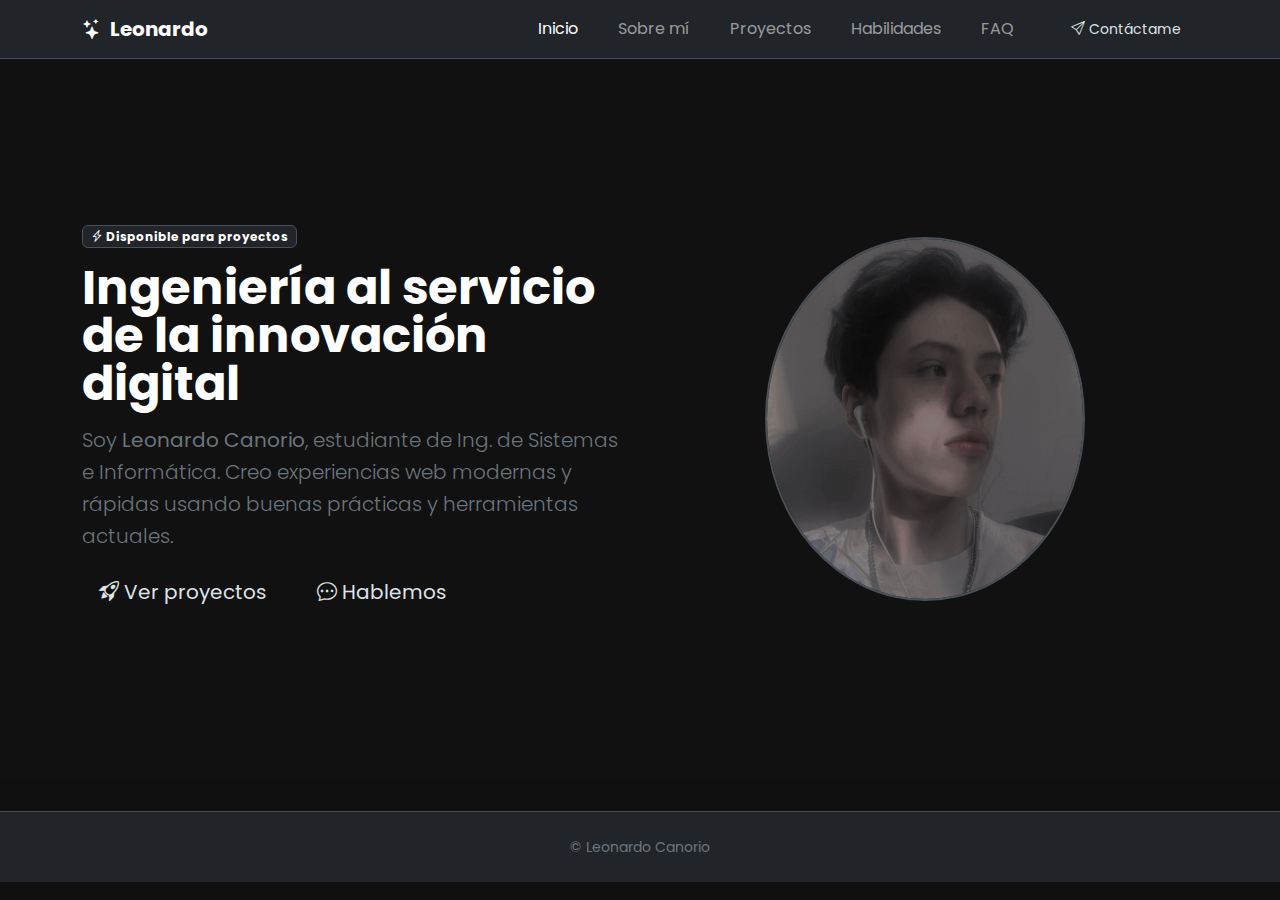
<file: index.html>
<!DOCTYPE html>
<html lang="es" data-bs-theme="dark">
<head>
  <meta charset="UTF-8" />
  <meta name="viewport" content="width=device-width, initial-scale=1" />
  <title>Inicio • Portafolio Leonardo</title>

  <link href="https://cdn.jsdelivr.net/npm/bootstrap@5.3.3/dist/css/bootstrap.min.css" rel="stylesheet"/>
  <link href="https://cdn.jsdelivr.net/npm/bootstrap-icons@1.11.3/font/bootstrap-icons.css" rel="stylesheet"/>
  <link rel="stylesheet" href="estilos.css"/>
</head>
<body>

  <!-- NAV -->
  <nav id="navbarMain" class="navbar navbar-expand-lg navbar-dark bg-body sticky-top border-bottom border-em">
    <div class="container">
      <a class="navbar-brand fw-bold d-flex align-items-center gap-2" href="index.html">
        <i class="bi bi-stars text-em"></i> Leonardo
      </a>
      <button class="navbar-toggler" type="button" data-bs-toggle="collapse" data-bs-target="#navContent">
        <span class="navbar-toggler-icon"></span>
      </button>
      <div class="collapse navbar-collapse" id="navContent">
        <ul class="navbar-nav ms-auto align-items-lg-center">
          <li class="nav-item"><a class="nav-link active" href="index.html">Inicio</a></li>
          <li class="nav-item"><a class="nav-link" href="sobre-mi.html">Sobre mí</a></li>
          <li class="nav-item"><a class="nav-link" href="proyectos.html">Proyectos</a></li>
          <li class="nav-item"><a class="nav-link" href="habilidades.html">Habilidades</a></li>
          <li class="nav-item"><a class="nav-link" href="faq.html">FAQ</a></li>
          <li class="nav-item ms-lg-2">
            <a class="btn btn-em btn-sm px-3" href="contacto.html">
              <i class="bi bi-send"></i> Contáctame
            </a>
          </li>
        </ul>
      </div>
    </div>
  </nav>

  <!-- HERO -->
  <header class="hero position-relative overflow-hidden">
    <div class="container py-5">
      <div class="row align-items-center g-4">
        <div class="col-lg-6">
          <span class="badge text-bg-dark border border-em-subtle mb-3 glass-glow">
            <i class="bi bi-lightning-charge"></i> Disponible para proyectos
          </span>
          <h1 class="display-5 fw-bold lh-1 mb-3">
           <span class="text-em">Ingeniería</span> al servicio de la innovación digital 
          </h1>
          <p class="lead text-secondary">
            Soy <strong>Leonardo Canorio</strong>, estudiante de Ing. de Sistemas e Informática.  
            Creo experiencias web modernas y rápidas usando buenas prácticas y herramientas actuales.
          </p>
          <div class="d-flex gap-3 flex-wrap">
            <a href="proyectos.html" class="btn btn-em btn-lg"><i class="bi bi-rocket-takeoff"></i> Ver proyectos</a>
            <a href="contacto.html" class="btn btn-outline-em btn-lg"><i class="bi bi-chat-dots"></i> Hablemos</a>
          </div>
        </div>
        <div class="col-lg-6 text-center">
          <div class="hero-portrait mx-auto glass p-2">
            <img src="img/leo.jpg" alt="Foto de Leonardo" class="img-fluid rounded-circle border border-2 border-em" style="max-width: 320px;">
          </div>
        </div>
      </div>
    </div>
  </header>

  <!-- Footer -->
  <footer class="py-4 border-top border-em-subtle bg-body">
    <div class="container text-center small text-secondary">
      © <span id="year"></span> Leonardo Canorio
    </div>
  </footer>

  <!-- Scripts -->
  <script src="https://cdn.jsdelivr.net/npm/bootstrap@5.3.3/dist/js/bootstrap.bundle.min.js"></script>
  <script src="script.js"></script>
</body>
</html>
</file>
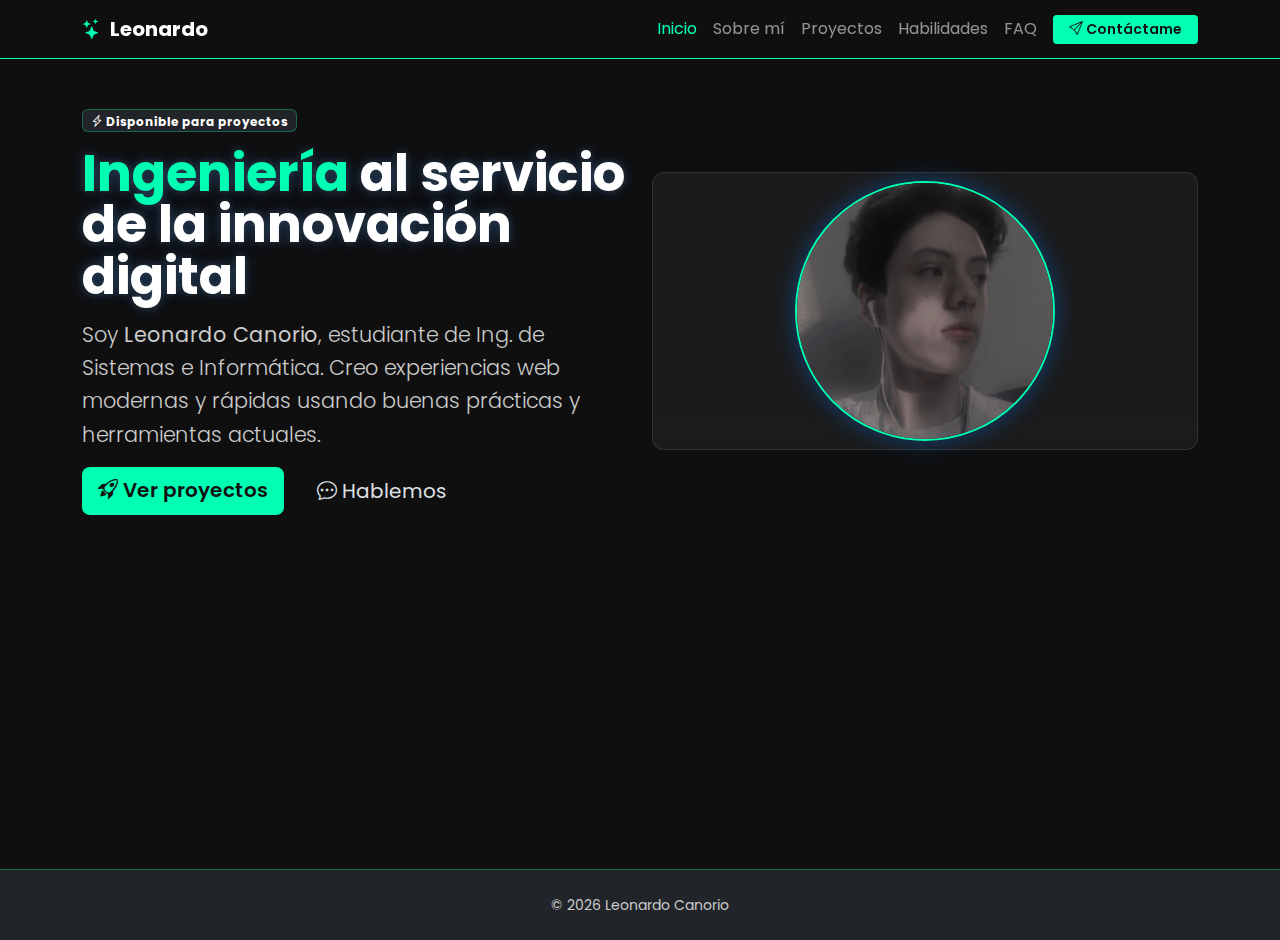
<file: html/index.html>
<!DOCTYPE html>
<html lang="es" data-bs-theme="dark">
<head>
  <meta charset="UTF-8" />
  <meta name="viewport" content="width=device-width, initial-scale=1" />
  <title>Inicio • Portafolio Leonardo</title>

  <link href="https://cdn.jsdelivr.net/npm/bootstrap@5.3.3/dist/css/bootstrap.min.css" rel="stylesheet"/>
  <link href="https://cdn.jsdelivr.net/npm/bootstrap-icons@1.11.3/font/bootstrap-icons.css" rel="stylesheet"/>
  <link rel="stylesheet" href="../css/estilos.css"/>

  <style>
    /* ===== Animaciones personalizadas ===== */
    @keyframes fadeSlideUp {
      0% { opacity: 0; transform: translateY(60px) scale(0.95); }
      70% { opacity: 1; transform: translateY(-5px) scale(1.02); }
      100% { opacity: 1; transform: translateY(0) scale(1); }
    }

    @keyframes fadeZoomBounce {
      0% { opacity: 0; transform: scale(0.6); }
      60% { opacity: 1; transform: scale(1.15); }
      80% { transform: scale(0.95); }
      100% { transform: scale(1); }
    }

    .animate-fadeSlide {
      animation: fadeSlideUp 1.2s ease forwards;
    }

    .animate-fadeZoom {
      animation: fadeZoomBounce 1.5s ease forwards;
    }

    /* Navbar efecto al hacer scroll */
    .navbar.scrolled {
      background-color: rgba(0,0,0,0.9) !important;
      box-shadow: 0 3px 12px rgba(0,0,0,0.7);
      transition: background 0.3s, box-shadow 0.3s;
    }

    /* Hero */
    h1.display-5 {
      font-size: 3.2rem; /* más grande */
      text-shadow: 0 0 8px rgba(255,255,255,0.15), 0 0 16px rgba(0,123,255,0.25);
    }

    .lead {
      font-size: 1.3rem;
    }

    .hero-portrait img {
      max-width: 380px; /* más grande la foto */
      box-shadow: 0 0 25px rgba(0, 123, 255, 0.4);
    }
  </style>
</head>
<body>

  <!-- NAV -->
  <nav id="navbarMain" class="navbar navbar-expand-lg navbar-dark bg-body sticky-top border-bottom border-em">
    <div class="container">
      <a class="navbar-brand fw-bold d-flex align-items-center gap-2" href="../html/index.html">
        <i class="bi bi-stars text-em"></i> Leonardo
      </a>
      <button class="navbar-toggler" type="button" data-bs-toggle="collapse" data-bs-target="#navContent">
        <span class="navbar-toggler-icon"></span>
      </button>
      <div class="collapse navbar-collapse" id="navContent">
        <ul class="navbar-nav ms-auto align-items-lg-center">
          <li class="nav-item"><a class="nav-link active" href="../html/index.html">Inicio</a></li>
          <li class="nav-item"><a class="nav-link" href="../html/sobre-mi.html">Sobre mí</a></li>
          <li class="nav-item"><a class="nav-link" href="../html/proyectos.html">Proyectos</a></li>
          <li class="nav-item"><a class="nav-link" href="../html/habilidades.html">Habilidades</a></li>
          <li class="nav-item"><a class="nav-link" href="../html/faq.html">FAQ</a></li>
          <li class="nav-item ms-lg-2">
            <a class="btn btn-em btn-sm px-3" href="../html/contacto.html">
              <i class="bi bi-send"></i> Contáctame
            </a>
          </li>
        </ul>
      </div>
    </div>
  </nav>

  <!-- HERO -->
  <header class="hero position-relative overflow-hidden">
    <div class="container py-5">
      <div class="row align-items-center g-4">
        <div class="col-lg-6">
          <span class="badge text-bg-dark border border-em-subtle mb-3 glass-glow animate-fadeSlide" style="animation-delay: 0.2s;">
            <i class="bi bi-lightning-charge"></i> Disponible para proyectos
          </span>
          <h1 class="display-5 fw-bold lh-1 mb-3 animate-fadeSlide" style="animation-delay: 0.4s;">
           <span class="text-em">Ingeniería</span> al servicio de la innovación digital 
          </h1>
          <p class="lead text-secondary animate-fadeSlide" style="animation-delay: 0.6s;">
            Soy <strong>Leonardo Canorio</strong>, estudiante de Ing. de Sistemas e Informática.  
            Creo experiencias web modernas y rápidas usando buenas prácticas y herramientas actuales.
          </p>
          <div class="d-flex gap-3 flex-wrap animate-fadeSlide" style="animation-delay: 0.8s;">
            <a href="../html/proyectos.html" class="btn btn-em btn-lg"><i class="bi bi-rocket-takeoff"></i> Ver proyectos</a>
            <a href="../html/contacto.html" class="btn btn-outline-em btn-lg"><i class="bi bi-chat-dots"></i> Hablemos</a>
          </div>
        </div>
        <div class="col-lg-6 text-center">
          <div class="hero-portrait mx-auto glass p-2 animate-fadeZoom" style="animation-delay: 1s;">
            <img src="../img/leo.jpg" alt="Foto de Leonardo" class="img-fluid rounded-circle border-2 border-em">
          </div>
        </div>
      </div>
    </div>
  </header>

  <!-- Footer -->
  <footer class="py-4 border-top border-em-subtle bg-body">
    <div class="container text-center small text-secondary">
      © <span id="year"></span> Leonardo Canorio
    </div>
  </footer>

  <!-- Scripts -->
  <script src="https://cdn.jsdelivr.net/npm/bootstrap@5.3.3/dist/js/bootstrap.bundle.min.js"></script>
  <script src="../js/script.js"></script>
  <script>
    // Navbar cambia cuando se hace scroll
    window.addEventListener("scroll", function(){
      const nav = document.getElementById("navbarMain");
      if(window.scrollY > 50){
        nav.classList.add("scrolled");
      } else {
        nav.classList.remove("scrolled");
      }
    });
  </script>
</body>
</html>
</file>
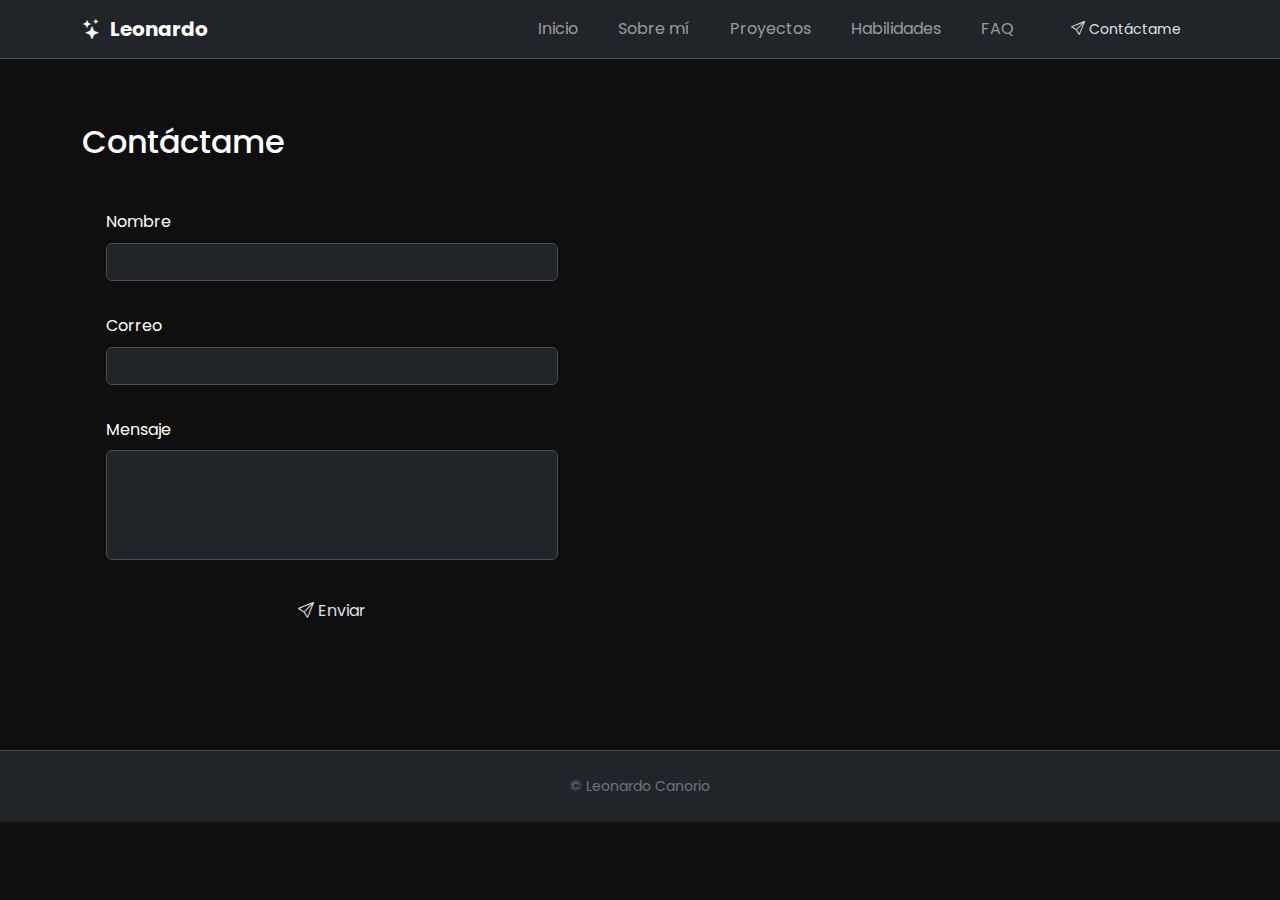
<file: contacto.html>
<!DOCTYPE html>
<html lang="es" data-bs-theme="dark">
<head>
  <meta charset="UTF-8">
  <meta name="viewport" content="width=device-width, initial-scale=1">
  <title>Contacto • Portafolio Leonardo</title>
  <link href="https://cdn.jsdelivr.net/npm/bootstrap@5.3.3/dist/css/bootstrap.min.css" rel="stylesheet">
  <link href="https://cdn.jsdelivr.net/npm/bootstrap-icons@1.11.3/font/bootstrap-icons.css" rel="stylesheet">
  <link rel="stylesheet" href="estilos.css">
</head>
<body>

  <!-- NAV -->
  <nav id="navbarMain" class="navbar navbar-expand-lg navbar-dark bg-body sticky-top border-bottom border-em">
    <div class="container">
      <a class="navbar-brand fw-bold d-flex align-items-center gap-2" href="index.html">
        <i class="bi bi-stars text-em"></i> Leonardo
      </a>
      <button class="navbar-toggler" type="button" data-bs-toggle="collapse" data-bs-target="#navContent">
        <span class="navbar-toggler-icon"></span>
      </button>
      <div class="collapse navbar-collapse" id="navContent">
        <ul class="navbar-nav ms-auto align-items-lg-center">
          <li class="nav-item"><a class="nav-link" href="index.html">Inicio</a></li>
          <li class="nav-item"><a class="nav-link" href="sobre-mi.html">Sobre mí</a></li>
          <li class="nav-item"><a class="nav-link" href="proyectos.html">Proyectos</a></li>
          <li class="nav-item"><a class="nav-link" href="habilidades.html">Habilidades</a></li>
          <li class="nav-item"><a class="nav-link" href="faq.html">FAQ</a></li>
          <li class="nav-item ms-lg-2">
            <a class="btn btn-em btn-sm px-3" href="contacto.html">
              <i class="bi bi-send"></i> Contáctame
            </a>
          </li>
        </ul>
      </div>
    </div>
  </nav>

  <!-- SECCIÓN -->
  <section class="section-pad">
    <div class="container">
      <h2 class="mb-4">Contáctame</h2>
      <form class="glass p-4" id="contactForm">
        <div class="mb-3">
          <label class="form-label">Nombre</label>
          <input type="text" class="form-control" required>
        </div>
        <div class="mb-3">
          <label class="form-label">Correo</label>
          <input type="email" class="form-control" required>
        </div>
        <div class="mb-3">
          <label class="form-label">Mensaje</label>
          <textarea class="form-control" rows="4" required></textarea>
        </div>
        <button type="submit" class="btn btn-em">
          <i class="bi bi-send"></i> Enviar
        </button>
      </form>
    </div>
  </section>

  <!-- Footer -->
  <footer class="py-4 border-top border-em-subtle bg-body">
    <div class="container text-center small text-secondary">
      © <span id="year"></span> Leonardo Canorio
    </div>
  </footer>

  <script src="https://cdn.jsdelivr.net/npm/bootstrap@5.3.3/dist/js/bootstrap.bundle.min.js"></script>
  <script src="script.js"></script>
</body>
</html>
</file>
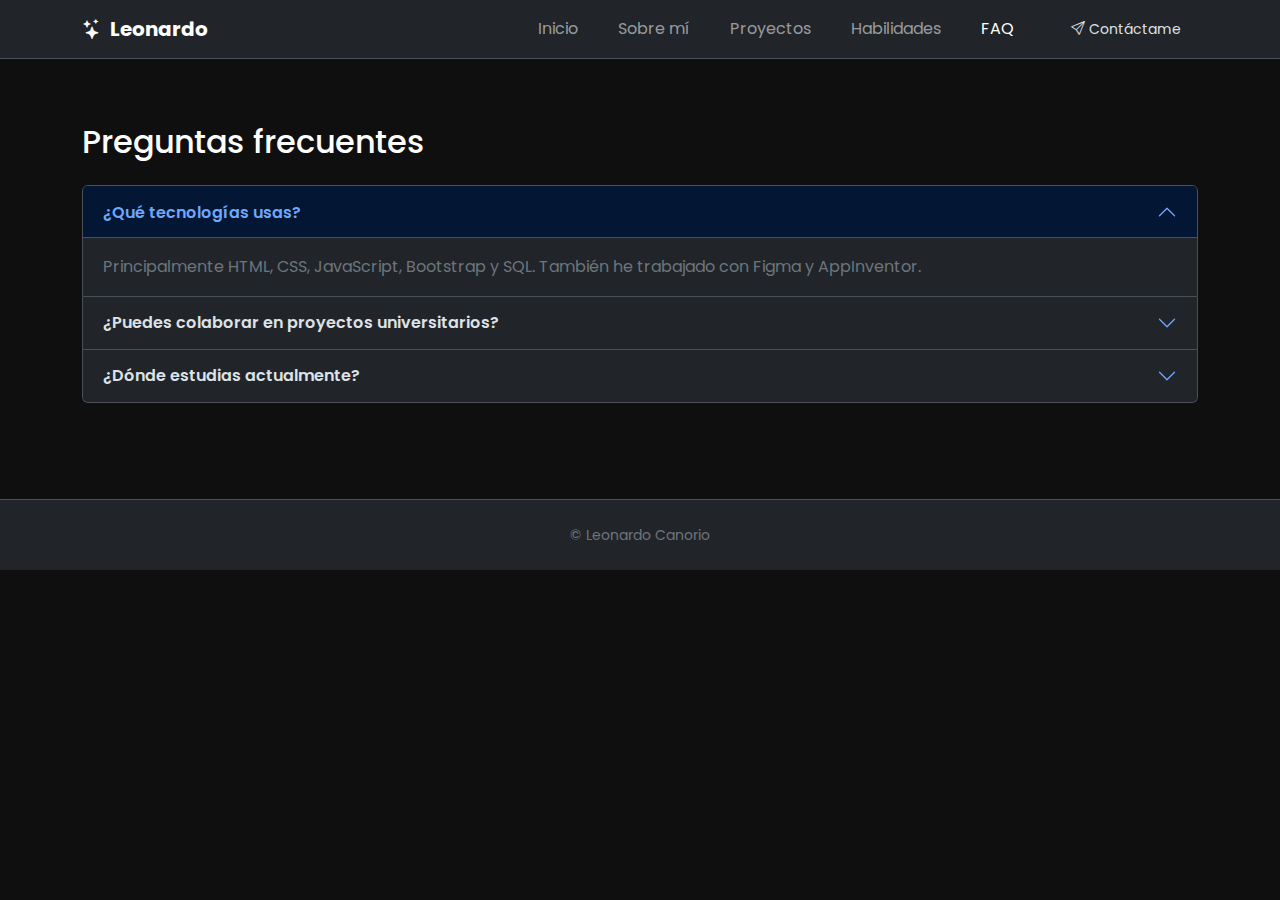
<file: faq.html>
<!DOCTYPE html>
<html lang="es" data-bs-theme="dark">
<head>
  <meta charset="UTF-8">
  <meta name="viewport" content="width=device-width, initial-scale=1">
  <title>FAQ • Portafolio Leonardo</title>
  <link href="https://cdn.jsdelivr.net/npm/bootstrap@5.3.3/dist/css/bootstrap.min.css" rel="stylesheet">
  <link href="https://cdn.jsdelivr.net/npm/bootstrap-icons@1.11.3/font/bootstrap-icons.css" rel="stylesheet">
  <link rel="stylesheet" href="estilos.css">
</head>
<body>

  <!-- NAV -->
  <nav id="navbarMain" class="navbar navbar-expand-lg navbar-dark bg-body sticky-top border-bottom border-em">
    <div class="container">
      <a class="navbar-brand fw-bold d-flex align-items-center gap-2" href="index.html">
        <i class="bi bi-stars text-em"></i> Leonardo
      </a>
      <button class="navbar-toggler" type="button" data-bs-toggle="collapse" data-bs-target="#navContent">
        <span class="navbar-toggler-icon"></span>
      </button>
      <div class="collapse navbar-collapse" id="navContent">
        <ul class="navbar-nav ms-auto align-items-lg-center">
          <li class="nav-item"><a class="nav-link" href="index.html">Inicio</a></li>
          <li class="nav-item"><a class="nav-link" href="sobre-mi.html">Sobre mí</a></li>
          <li class="nav-item"><a class="nav-link" href="proyectos.html">Proyectos</a></li>
          <li class="nav-item"><a class="nav-link" href="habilidades.html">Habilidades</a></li>
          <li class="nav-item"><a class="nav-link active" href="faq.html">FAQ</a></li>
          <li class="nav-item ms-lg-2">
            <a class="btn btn-em btn-sm px-3" href="contacto.html">
              <i class="bi bi-send"></i> Contáctame
            </a>
          </li>
        </ul>
      </div>
    </div>
  </nav>

  <!-- SECCIÓN -->
  <section class="section-pad">
    <div class="container">
      <h2 class="mb-4">Preguntas frecuentes</h2>
      <div class="accordion glass" id="faqAccordion">
        <div class="accordion-item">
          <h2 class="accordion-header">
            <button class="accordion-button" type="button" data-bs-toggle="collapse" data-bs-target="#faq1">
              ¿Qué tecnologías usas?
            </button>
          </h2>
          <div id="faq1" class="accordion-collapse collapse show" data-bs-parent="#faqAccordion">
            <div class="accordion-body text-secondary">
              Principalmente HTML, CSS, JavaScript, Bootstrap y SQL. También he trabajado con Figma y AppInventor.
            </div>
          </div>
        </div>
        <div class="accordion-item">
          <h2 class="accordion-header">
            <button class="accordion-button collapsed" type="button" data-bs-toggle="collapse" data-bs-target="#faq2">
              ¿Puedes colaborar en proyectos universitarios?
            </button>
          </h2>
          <div id="faq2" class="accordion-collapse collapse" data-bs-parent="#faqAccordion">
            <div class="accordion-body text-secondary">
              Sí, me gusta participar en proyectos colaborativos, sobre todo si tienen impacto real o educativo.
            </div>
          </div>
        </div>
        <div class="accordion-item">
          <h2 class="accordion-header">
            <button class="accordion-button collapsed" type="button" data-bs-toggle="collapse" data-bs-target="#faq3">
              ¿Dónde estudias actualmente?
            </button>
          </h2>
          <div id="faq3" class="accordion-collapse collapse" data-bs-parent="#faqAccordion">
            <div class="accordion-body text-secondary">
              Estudio Ingeniería de Sistemas e Informática en la universidad Continental, donde sigo mejorando mis habilidades técnicas y de investigación.
            </div>
          </div>
        </div>
      </div>
    </div>
  </section>

  <!-- Footer -->
  <footer class="py-4 border-top border-em-subtle bg-body">
    <div class="container text-center small text-secondary">
      © <span id="year"></span> Leonardo Canorio
    </div>
  </footer>

  <script src="https://cdn.jsdelivr.net/npm/bootstrap@5.3.3/dist/js/bootstrap.bundle.min.js"></script>
  <script src="script.js"></script>
</body>
</html>
</file>
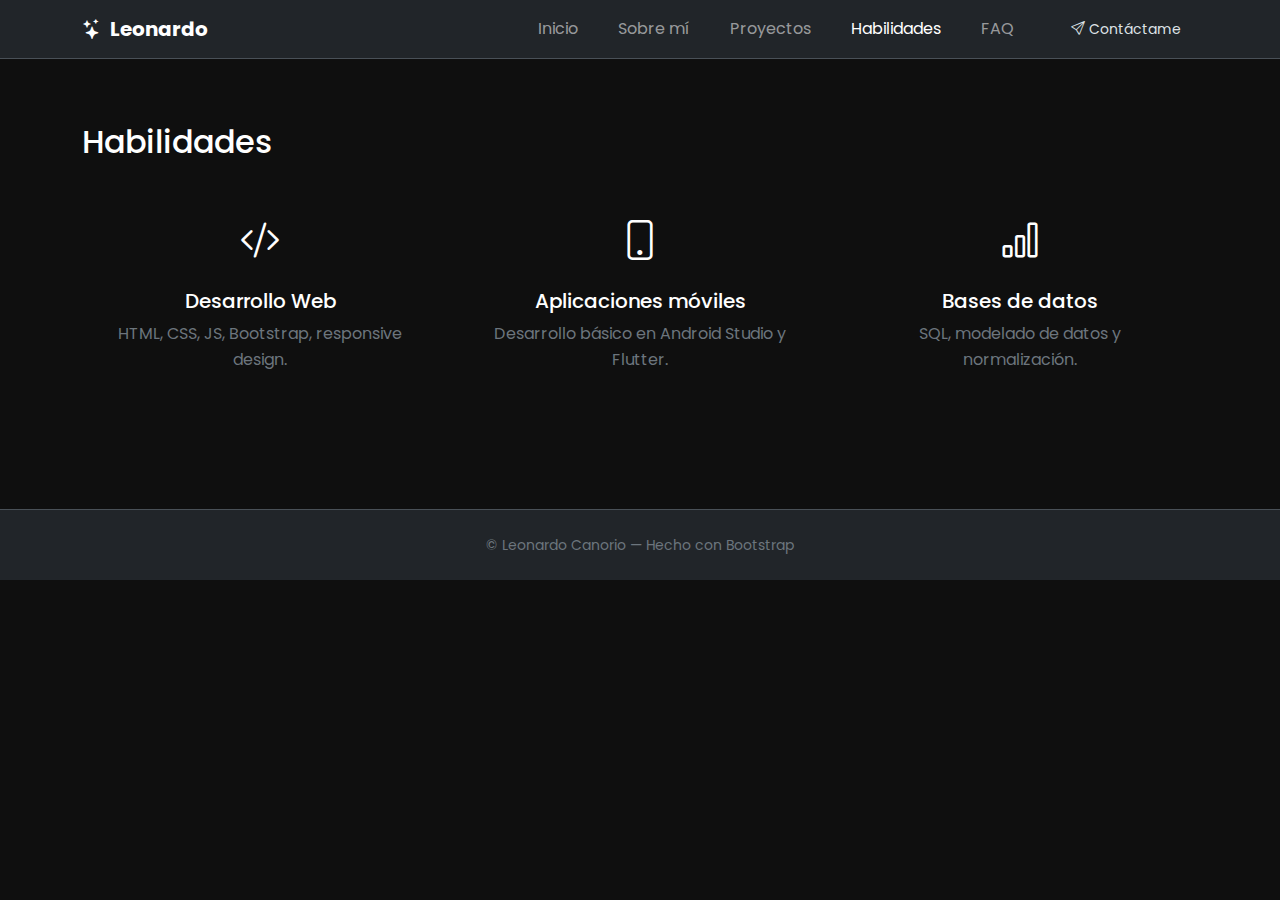
<file: habilidades.html>
<!DOCTYPE html>
<html lang="es" data-bs-theme="dark">
<head>
  <meta charset="UTF-8">
  <meta name="viewport" content="width=device-width, initial-scale=1">
  <title>Habilidades • Portafolio Leonardo</title>
  <link href="https://cdn.jsdelivr.net/npm/bootstrap@5.3.3/dist/css/bootstrap.min.css" rel="stylesheet">
  <link href="https://cdn.jsdelivr.net/npm/bootstrap-icons@1.11.3/font/bootstrap-icons.css" rel="stylesheet">
  <link rel="stylesheet" href="estilos.css">
</head>
<body>

  <!-- NAV -->
  <nav id="navbarMain" class="navbar navbar-expand-lg navbar-dark bg-body sticky-top border-bottom border-em">
    <div class="container">
      <a class="navbar-brand fw-bold d-flex align-items-center gap-2" href="index.html">
        <i class="bi bi-stars text-em"></i> Leonardo
      </a>
      <button class="navbar-toggler" type="button" data-bs-toggle="collapse" data-bs-target="#navContent">
        <span class="navbar-toggler-icon"></span>
      </button>
      <div class="collapse navbar-collapse" id="navContent">
        <ul class="navbar-nav ms-auto align-items-lg-center">
          <li class="nav-item"><a class="nav-link" href="index.html">Inicio</a></li>
          <li class="nav-item"><a class="nav-link" href="sobre-mi.html">Sobre mí</a></li>
          <li class="nav-item"><a class="nav-link" href="proyectos.html">Proyectos</a></li>
          <li class="nav-item"><a class="nav-link active" href="habilidades.html">Habilidades</a></li>
          <li class="nav-item"><a class="nav-link" href="faq.html">FAQ</a></li>
          <li class="nav-item ms-lg-2">
            <a class="btn btn-em btn-sm px-3" href="contacto.html">
              <i class="bi bi-send"></i> Contáctame
            </a>
          </li>
        </ul>
      </div>
    </div>
  </nav>

  <!-- SECCIÓN -->
  <section class="section-pad">
    <div class="container">
      <h2 class="mb-4">Habilidades</h2>
      <div class="row g-4">
        <div class="col-md-6 col-lg-4 reveal">
          <div class="glass p-4 text-center h-100">
            <i class="bi bi-code-slash fs-1 text-em"></i>
            <h5 class="mt-3">Desarrollo Web</h5>
            <p class="text-secondary">HTML, CSS, JS, Bootstrap, responsive design.</p>
          </div>
        </div>
        <div class="col-md-6 col-lg-4 reveal">
          <div class="glass p-4 text-center h-100">
            <i class="bi bi-phone fs-1 text-em"></i>
            <h5 class="mt-3">Aplicaciones móviles</h5>
            <p class="text-secondary">Desarrollo básico en Android Studio y Flutter.</p>
          </div>
        </div>
        <div class="col-md-6 col-lg-4 reveal">
          <div class="glass p-4 text-center h-100">
            <i class="bi bi-bar-chart fs-1 text-em"></i>
            <h5 class="mt-3">Bases de datos</h5>
            <p class="text-secondary">SQL, modelado de datos y normalización.</p>
          </div>
        </div>
      </div>
    </div>
  </section>

  <!-- Footer -->
  <footer class="py-4 border-top border-em-subtle bg-body">
    <div class="container text-center small text-secondary">
      © <span id="year"></span> Leonardo Canorio — Hecho con Bootstrap
    </div>
  </footer>

  <script src="https://cdn.jsdelivr.net/npm/bootstrap@5.3.3/dist/js/bootstrap.bundle.min.js"></script>
  <script src="script.js"></script>
</body>
</html>
</file>
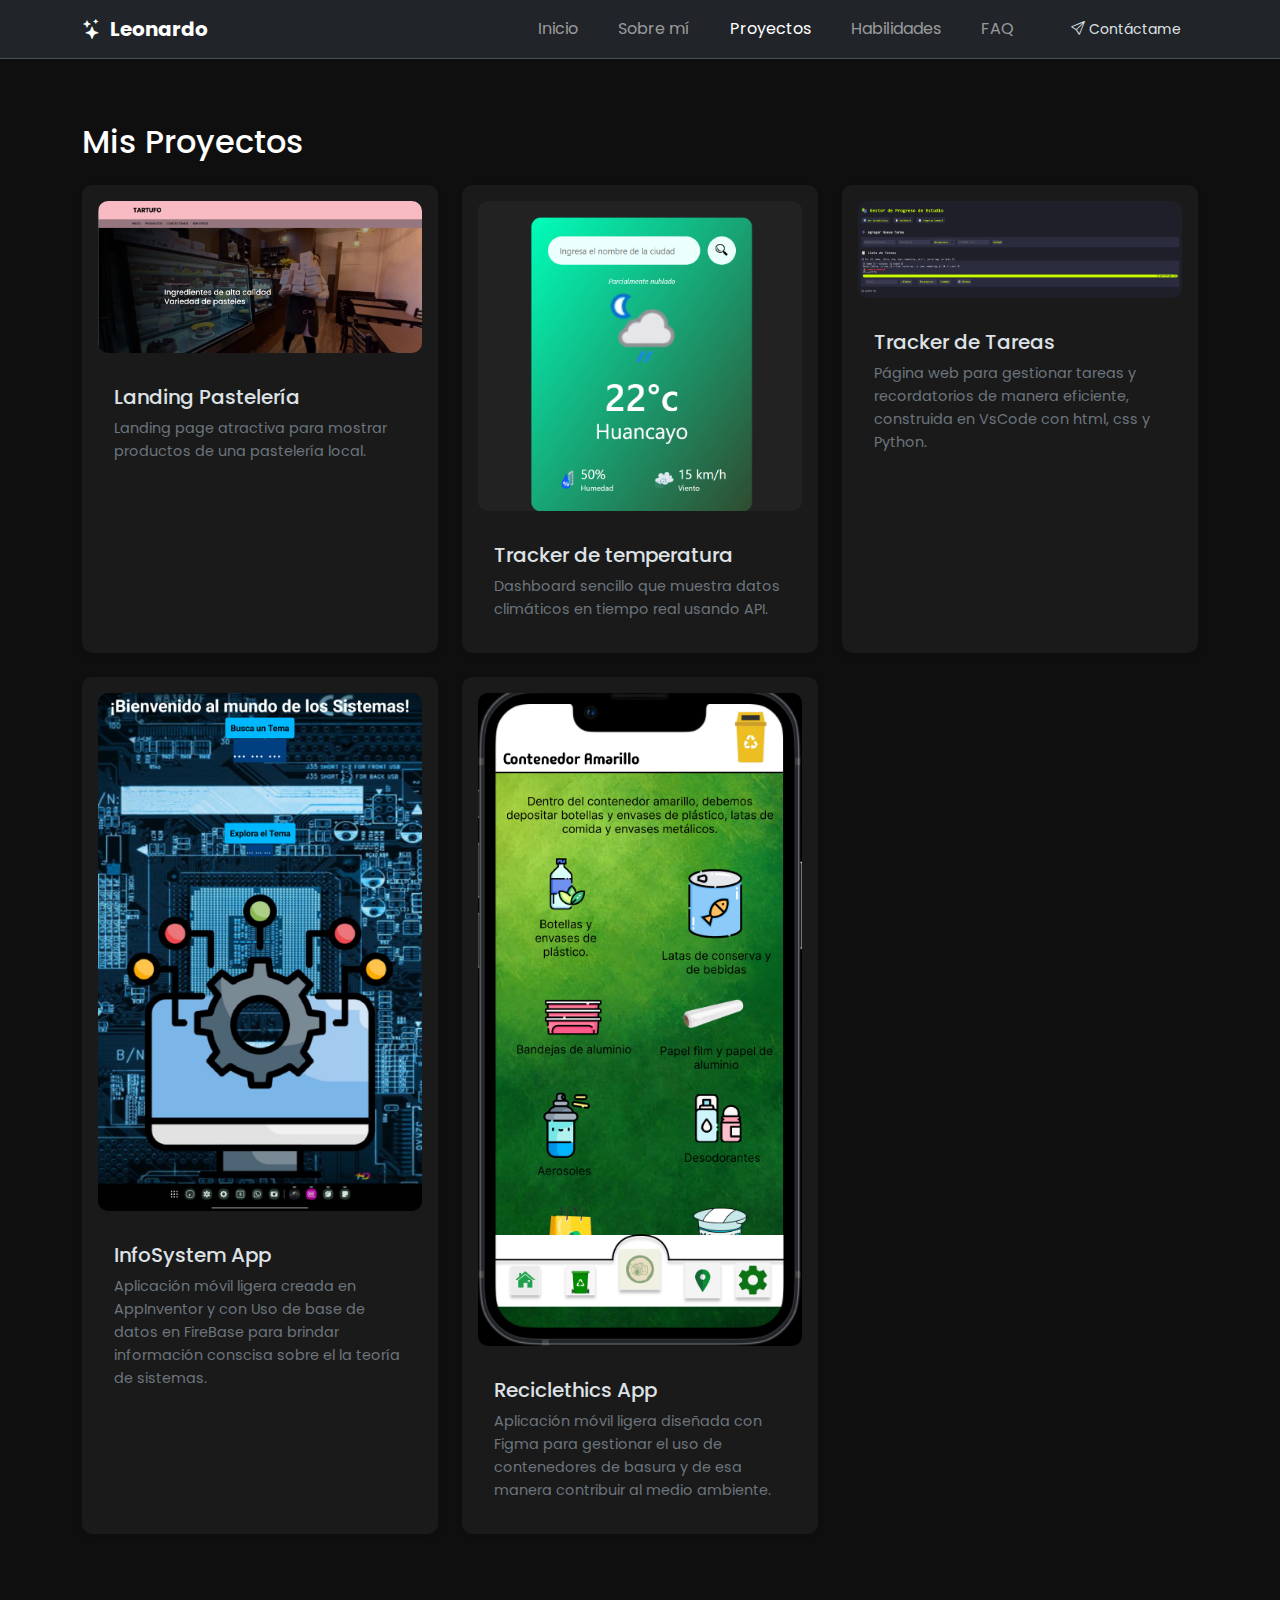
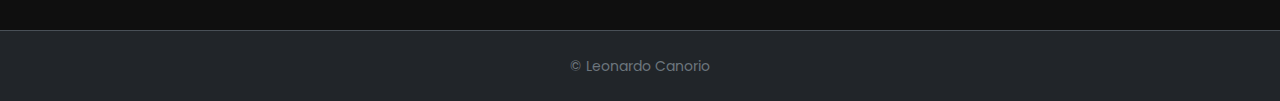
<file: proyectos.html>
<!DOCTYPE html>
<html lang="es" data-bs-theme="dark">
<head>
  <meta charset="UTF-8">
  <meta name="viewport" content="width=device-width, initial-scale=1">
  <title>Proyectos • Portafolio Leonardo</title>
  <link href="https://cdn.jsdelivr.net/npm/bootstrap@5.3.3/dist/css/bootstrap.min.css" rel="stylesheet">
  <link href="https://cdn.jsdelivr.net/npm/bootstrap-icons@1.11.3/font/bootstrap-icons.css" rel="stylesheet">
  <link rel="stylesheet" href="estilos.css">
</head>
<body>

  <!-- NAV -->
  <nav id="navbarMain" class="navbar navbar-expand-lg navbar-dark bg-body sticky-top border-bottom border-em">
    <div class="container">
      <a class="navbar-brand fw-bold d-flex align-items-center gap-2" href="index.html">
        <i class="bi bi-stars text-em"></i> Leonardo
      </a>
      <button class="navbar-toggler" type="button" data-bs-toggle="collapse" data-bs-target="#navContent">
        <span class="navbar-toggler-icon"></span>
      </button>
      <div class="collapse navbar-collapse" id="navContent">
        <ul class="navbar-nav ms-auto align-items-lg-center">
          <li class="nav-item"><a class="nav-link" href="index.html">Inicio</a></li>
          <li class="nav-item"><a class="nav-link" href="sobre-mi.html">Sobre mí</a></li>
          <li class="nav-item"><a class="nav-link active" href="proyectos.html">Proyectos</a></li>
          <li class="nav-item"><a class="nav-link" href="habilidades.html">Habilidades</a></li>
          <li class="nav-item"><a class="nav-link" href="faq.html">FAQ</a></li>
          <li class="nav-item ms-lg-2">
            <a class="btn btn-em btn-sm px-3" href="contacto.html">
              <i class="bi bi-send"></i> Contáctame
            </a>
          </li>
        </ul>
      </div>
    </div>
  </nav>

  <!-- SECCIÓN -->
  <section class="section-pad">
    <div class="container">
      <h2 class="mb-4">Mis Proyectos</h2>
      <div class="row g-4">
        <!-- Proyecto -->
        <div class="col-md-6 col-lg-4 reveal">
          <div class="card glass h-100 border-0 shadow-sm">
            <img src="img/tartufo.png" class="card-img-top" alt="Pastelería">
            <div class="card-body">
              <h5 class="card-title">Landing Pastelería</h5>
              <p class="card-text text-secondary">Landing page atractiva para mostrar productos de una pastelería local.</p>
            </div>
          </div>
        </div>
        <!-- Proyecto -->
        <div class="col-md-6 col-lg-4 reveal">
          <div class="card glass h-100 border-0 shadow-sm">
            <img src="img/TempTracker.png" class="card-img-top" alt="Tracker de temperatura">
            <div class="card-body">
              <h5 class="card-title">Tracker de temperatura</h5>
              <p class="card-text text-secondary">Dashboard sencillo que muestra datos climáticos en tiempo real usando API.</p>
            </div>
          </div>
        </div>
        <!-- Proyecto -->
        <div class="col-md-6 col-lg-4 reveal">
          <div class="card glass h-100 border-0 shadow-sm">
            <img src="img/Tracker de Tareas.png" class="card-img-top" alt="Tracker de tareas">
            <div class="card-body">
              <h5 class="card-title">Tracker de Tareas</h5>
              <p class="card-text text-secondary">Página web para gestionar tareas y recordatorios de manera eficiente, construida en VsCode con html, css y Python.</p>
            </div>
          </div>
        </div>
        <div class="col-md-6 col-lg-4 reveal">
          <div class="card glass h-100 border-0 shadow-sm">
            <img src="img/InfoSystem.jpg" class="card-img-top" alt="InfoSystem App">
            <div class="card-body">
              <h5 class="card-title">InfoSystem App</h5>
              <p class="card-text text-secondary">Aplicación móvil ligera creada en AppInventor y con Uso de base de datos en FireBase para brindar información conscisa sobre el la teoría de sistemas.</p>
            </div>
          </div>
        </div>
        <div class="col-md-6 col-lg-4 reveal">
          <div class="card glass h-100 border-0 shadow-sm">
            <img src="img/Reciclethics.png" class="card-img-top" alt="App móvil">
            <div class="card-body">
              <h5 class="card-title">Reciclethics App</h5>
              <p class="card-text text-secondary">Aplicación móvil ligera diseñada con Figma para gestionar el uso de contenedores de basura y de esa manera contribuir al medio ambiente.</p>
            </div>
          </div>
        </div>
      </div>
    </div>
  </section>

  <!-- Footer -->
  <footer class="py-4 border-top border-em-subtle bg-body">
    <div class="container text-center small text-secondary">
      © <span id="year"></span> Leonardo Canorio
    </div>
  </footer>

  <script src="https://cdn.jsdelivr.net/npm/bootstrap@5.3.3/dist/js/bootstrap.bundle.min.js"></script>
  <script src="script.js"></script>
</body>
</html>
</file>
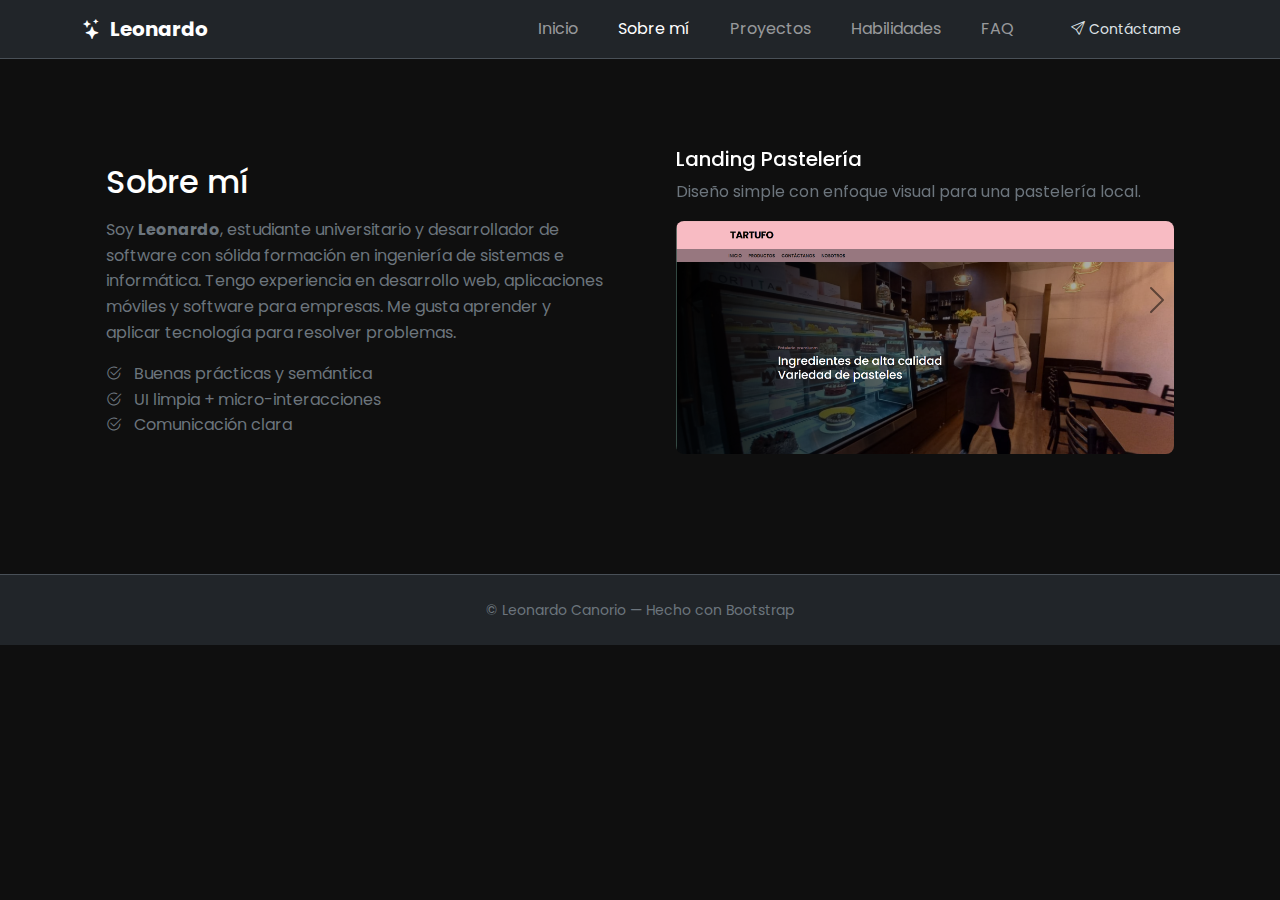
<file: sobre-mi.html>
<!DOCTYPE html>
<html lang="es" data-bs-theme="dark">
<head>
  <meta charset="UTF-8">
  <meta name="viewport" content="width=device-width, initial-scale=1">
  <title>Sobre mí • Portafolio Leonardo</title>
  <link href="https://cdn.jsdelivr.net/npm/bootstrap@5.3.3/dist/css/bootstrap.min.css" rel="stylesheet">
  <link href="https://cdn.jsdelivr.net/npm/bootstrap-icons@1.11.3/font/bootstrap-icons.css" rel="stylesheet">
  <link rel="stylesheet" href="estilos.css">
</head>
<body>

  <!-- NAV -->
  <nav id="navbarMain" class="navbar navbar-expand-lg navbar-dark bg-body sticky-top border-bottom border-em">
    <div class="container">
      <a class="navbar-brand fw-bold d-flex align-items-center gap-2" href="index.html">
        <i class="bi bi-stars text-em"></i> Leonardo
      </a>
      <button class="navbar-toggler" type="button" data-bs-toggle="collapse" data-bs-target="#navContent">
        <span class="navbar-toggler-icon"></span>
      </button>
      <div class="collapse navbar-collapse" id="navContent">
        <ul class="navbar-nav ms-auto align-items-lg-center">
          <li class="nav-item"><a class="nav-link" href="index.html">Inicio</a></li>
          <li class="nav-item"><a class="nav-link active" href="sobre-mi.html">Sobre mí</a></li>
          <li class="nav-item"><a class="nav-link" href="proyectos.html">Proyectos</a></li>
          <li class="nav-item"><a class="nav-link" href="habilidades.html">Habilidades</a></li>
          <li class="nav-item"><a class="nav-link" href="faq.html">FAQ</a></li>
          <li class="nav-item ms-lg-2">
            <a class="btn btn-em btn-sm px-3" href="contacto.html">
              <i class="bi bi-send"></i> Contáctame
            </a>
          </li>
        </ul>
      </div>
    </div>
  </nav>

  <!-- SECCIÓN -->
  <section class="section-pad">
    <div class="container">
      <div class="row g-4 align-items-center">
        <div class="col-lg-6">
          <div class="glass p-4 h-100 reveal">
            <h2 class="mb-3">Sobre mí</h2>
            <p class="text-secondary mb-3">
              Soy <strong>Leonardo</strong>, estudiante universitario y desarrollador de software con sólida formación en ingeniería de sistemas e informática.  
              Tengo experiencia en desarrollo web, aplicaciones móviles y software para empresas.  
              Me gusta aprender y aplicar tecnología para resolver problemas.
            </p>
            <ul class="list-unstyled text-secondary mb-0">
              <li><i class="bi bi-check2-circle text-em me-2"></i> Buenas prácticas y semántica</li>
              <li><i class="bi bi-check2-circle text-em me-2"></i> UI limpia + micro-interacciones</li>
              <li><i class="bi bi-check2-circle text-em me-2"></i> Comunicación clara</li>
            </ul>
          </div>
        </div>
        <div class="col-lg-6">
          <!-- Carousel -->
          <div id="aboutCarousel" class="carousel slide glass reveal" data-bs-ride="carousel">
            <div class="carousel-inner">
              <div class="carousel-item active p-4">
                <h5 class="text-em">Landing Pastelería</h5>
                <p class="text-secondary">Diseño simple con enfoque visual para una pastelería local.</p>
                <img src="img/tartufo.png" class="d-block w-100 rounded-3 mt-3" alt="Pastelería">
              </div>
              <div class="carousel-item p-4">
                <h5 class="text-em">Tracker de temperatura</h5>
                <p class="text-secondary">Aplicación web que muestra datos de temperatura en tiempo real usando una API.</p>
                <img src="img/TempTracker.png" class="d-block w-100 rounded-3 mt-3" alt="Tracker de temperatura">
              </div>
            </div>
            <button class="carousel-control-prev" type="button" data-bs-target="#aboutCarousel" data-bs-slide="prev">
              <span class="carousel-control-prev-icon"></span>
            </button>
            <button class="carousel-control-next" type="button" data-bs-target="#aboutCarousel" data-bs-slide="next">
              <span class="carousel-control-next-icon"></span>
            </button>
          </div>
        </div>
      </div>
    </div>
  </section>

  <!-- Footer -->
  <footer class="py-4 border-top border-em-subtle bg-body">
    <div class="container text-center small text-secondary">
      © <span id="year"></span> Leonardo Canorio — Hecho con Bootstrap
    </div>
  </footer>

  <script src="https://cdn.jsdelivr.net/npm/bootstrap@5.3.3/dist/js/bootstrap.bundle.min.js"></script>
  <script src="script.js"></script>
</body>
</html>
</file>
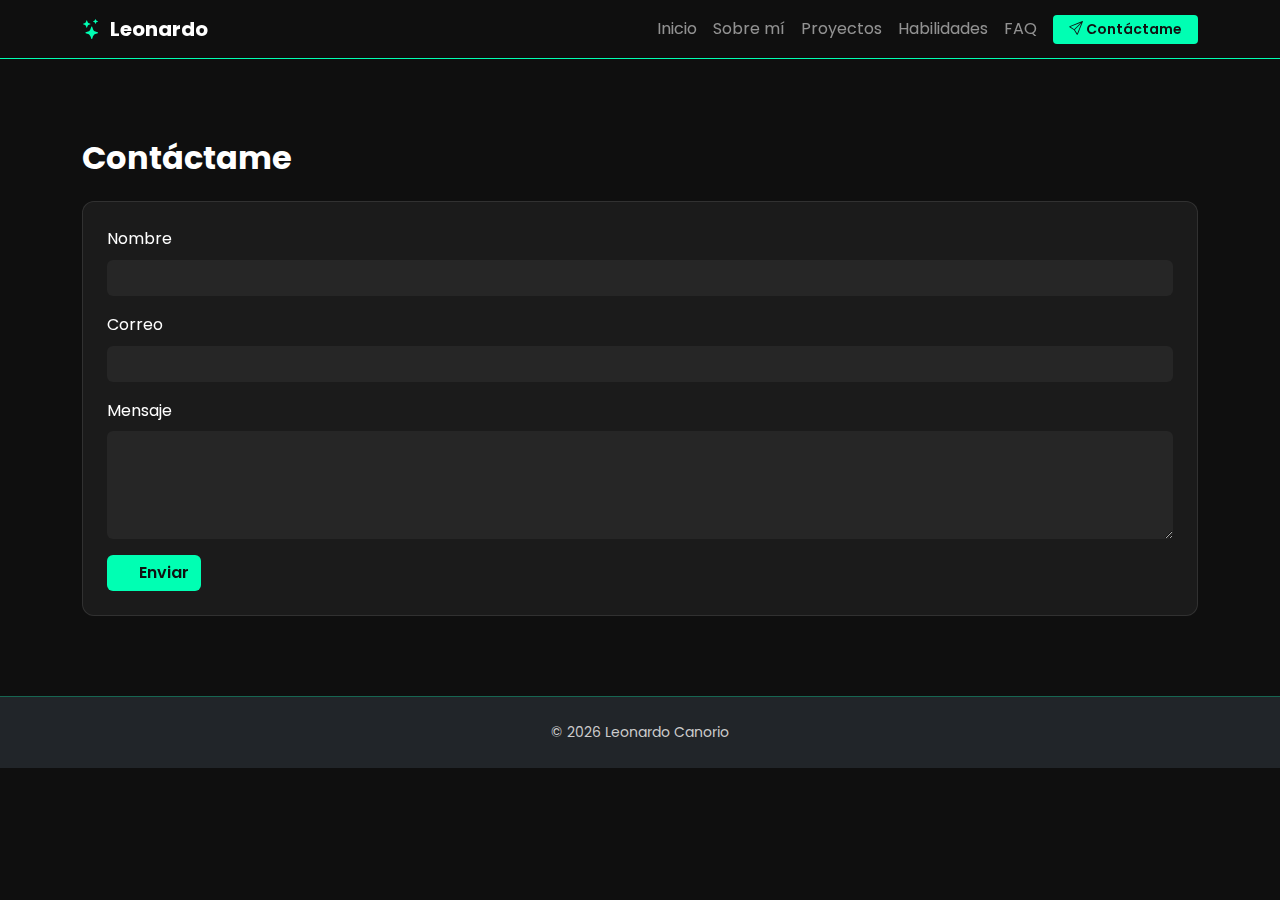
<file: html/contacto.html>
<!DOCTYPE html>
<html lang="es" data-bs-theme="dark">
<head>
  <meta charset="UTF-8">
  <meta name="viewport" content="width=device-width, initial-scale=1">
  <title>Contacto • Portafolio Leonardo</title>
  <link href="https://cdn.jsdelivr.net/npm/bootstrap@5.3.3/dist/css/bootstrap.min.css" rel="stylesheet">
  <link href="https://cdn.jsdelivr.net/npm/bootstrap-icons@1.11.3/font/bootstrap-icons.css" rel="stylesheet">
  <link rel="stylesheet" href="../css/estilos.css">
</head>
<body>

  <!-- NAV -->
  <nav id="navbarMain" class="navbar navbar-expand-lg navbar-dark bg-body sticky-top border-bottom border-em">
    <div class="container">
      <a class="navbar-brand fw-bold d-flex align-items-center gap-2" href="../html/index.html">
        <i class="bi bi-stars text-em"></i> Leonardo
      </a>
      <button class="navbar-toggler" type="button" data-bs-toggle="collapse" data-bs-target="#navContent">
        <span class="navbar-toggler-icon"></span>
      </button>
      <div class="collapse navbar-collapse" id="navContent">
        <ul class="navbar-nav ms-auto align-items-lg-center">
          <li class="nav-item"><a class="nav-link" href="../html/index.html">Inicio</a></li>
          <li class="nav-item"><a class="nav-link" href="../html/sobre-mi.html">Sobre mí</a></li>
          <li class="nav-item"><a class="nav-link" href="../html/proyectos.html">Proyectos</a></li>
          <li class="nav-item"><a class="nav-link" href="../html/habilidades.html">Habilidades</a></li>
          <li class="nav-item"><a class="nav-link" href="../html/faq.html">FAQ</a></li>
          <li class="nav-item ms-lg-2">
            <a class="btn btn-em btn-sm px-3" href="../html/contacto.html">
              <i class="bi bi-send"></i> Contáctame
            </a>
          </li>
        </ul>
      </div>
    </div>
  </nav>

  <!-- SECCIÓN -->
  <section class="section-pad">
    <div class="container">
      <h2 class="mb-4">Contáctame</h2>
      <form class="glass p-4" id="contactForm">
        <div class="mb-3">
          <label class="form-label">Nombre</label>
          <input type="text" class="form-control" required>
        </div>
        <div class="mb-3">
          <label class="form-label">Correo</label>
          <input type="email" class="form-control" required>
        </div>
        <div class="mb-3">
          <label class="form-label">Mensaje</label>
          <textarea class="form-control" rows="4" required></textarea>
        </div>
        <button type="submit" class="btn btn-em">
          <i class="bi bi-send"></i> Enviar
        </button>
      </form>
    </div>
  </section>

  <!-- Footer -->
  <footer class="py-4 border-top border-em-subtle bg-body">
    <div class="container text-center small text-secondary">
      © <span id="year"></span> Leonardo Canorio
    </div>
  </footer>

  <script src="https://cdn.jsdelivr.net/npm/bootstrap@5.3.3/dist/js/bootstrap.bundle.min.js"></script>
  <script src="../js/script.js"></script>
</body>
</html>
</file>
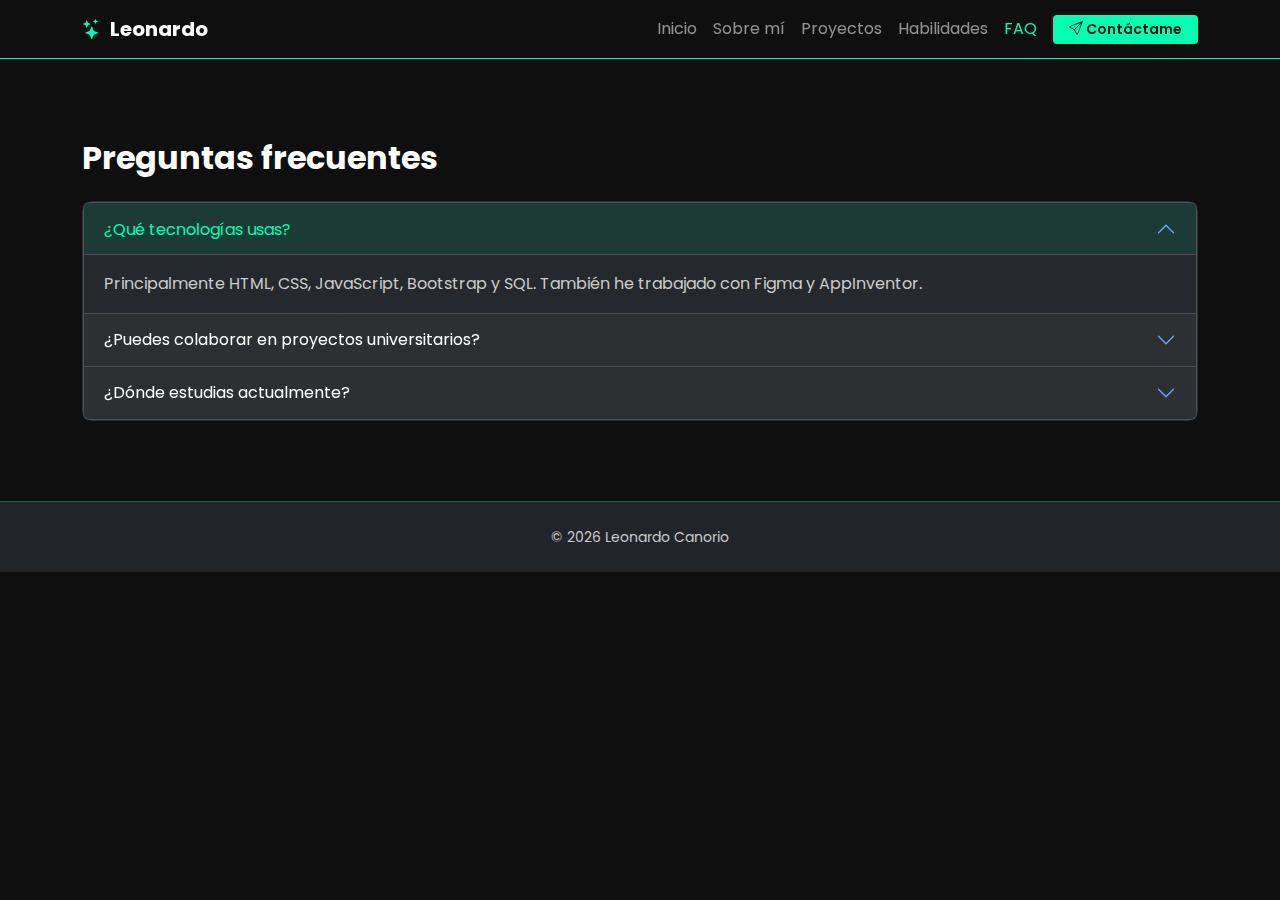
<file: html/faq.html>
<!DOCTYPE html>
<html lang="es" data-bs-theme="dark">
<head>
  <meta charset="UTF-8">
  <meta name="viewport" content="width=device-width, initial-scale=1">
  <title>FAQ • Portafolio Leonardo</title>
  <link href="https://cdn.jsdelivr.net/npm/bootstrap@5.3.3/dist/css/bootstrap.min.css" rel="stylesheet">
  <link href="https://cdn.jsdelivr.net/npm/bootstrap-icons@1.11.3/font/bootstrap-icons.css" rel="stylesheet">
  <link rel="stylesheet" href="../css/estilos.css">
</head>
<body>

  <!-- NAV -->
  <nav id="navbarMain" class="navbar navbar-expand-lg navbar-dark bg-body sticky-top border-bottom border-em">
    <div class="container">
      <a class="navbar-brand fw-bold d-flex align-items-center gap-2" href="../html/index.html">
        <i class="bi bi-stars text-em"></i> Leonardo
      </a>
      <button class="navbar-toggler" type="button" data-bs-toggle="collapse" data-bs-target="#navContent">
        <span class="navbar-toggler-icon"></span>
      </button>
      <div class="collapse navbar-collapse" id="navContent">
        <ul class="navbar-nav ms-auto align-items-lg-center">
          <li class="nav-item"><a class="nav-link" href="../html/index.html">Inicio</a></li>
          <li class="nav-item"><a class="nav-link" href="../html/sobre-mi.html">Sobre mí</a></li>
          <li class="nav-item"><a class="nav-link" href="../html/proyectos.html">Proyectos</a></li>
          <li class="nav-item"><a class="nav-link" href="../html/habilidades.html">Habilidades</a></li>
          <li class="nav-item"><a class="nav-link active" href="../html/faq.html">FAQ</a></li>
          <li class="nav-item ms-lg-2">
            <a class="btn btn-em btn-sm px-3" href="../html/contacto.html">
              <i class="bi bi-send"></i> Contáctame
            </a>
          </li>
        </ul>
      </div>
    </div>
  </nav>

  <!-- SECCIÓN -->
  <section class="section-pad">
    <div class="container">
      <h2 class="mb-4">Preguntas frecuentes</h2>
      <div class="accordion glass" id="faqAccordion">
        <div class="accordion-item">
          <h2 class="accordion-header">
            <button class="accordion-button" type="button" data-bs-toggle="collapse" data-bs-target="#faq1">
              ¿Qué tecnologías usas?
            </button>
          </h2>
          <div id="faq1" class="accordion-collapse collapse show" data-bs-parent="#faqAccordion">
            <div class="accordion-body text-secondary">
              Principalmente HTML, CSS, JavaScript, Bootstrap y SQL. También he trabajado con Figma y AppInventor.
            </div>
          </div>
        </div>
        <div class="accordion-item">
          <h2 class="accordion-header">
            <button class="accordion-button collapsed" type="button" data-bs-toggle="collapse" data-bs-target="#faq2">
              ¿Puedes colaborar en proyectos universitarios?
            </button>
          </h2>
          <div id="faq2" class="accordion-collapse collapse" data-bs-parent="#faqAccordion">
            <div class="accordion-body text-secondary">
              Sí, me gusta participar en proyectos colaborativos, sobre todo si tienen impacto real o educativo.
            </div>
          </div>
        </div>
        <div class="accordion-item">
          <h2 class="accordion-header">
            <button class="accordion-button collapsed" type="button" data-bs-toggle="collapse" data-bs-target="#faq3">
              ¿Dónde estudias actualmente?
            </button>
          </h2>
          <div id="faq3" class="accordion-collapse collapse" data-bs-parent="#faqAccordion">
            <div class="accordion-body text-secondary">
              Estudio Ingeniería de Sistemas e Informática en la universidad Continental, donde sigo mejorando mis habilidades técnicas y de investigación.
            </div>
          </div>
        </div>
      </div>
    </div>
  </section>

  <!-- Footer -->
  <footer class="py-4 border-top border-em-subtle bg-body">
    <div class="container text-center small text-secondary">
      © <span id="year"></span> Leonardo Canorio
    </div>
  </footer>

  <script src="https://cdn.jsdelivr.net/npm/bootstrap@5.3.3/dist/js/bootstrap.bundle.min.js"></script>
  <script src="../js/script.js"></script>
</body>
</html>
</file>
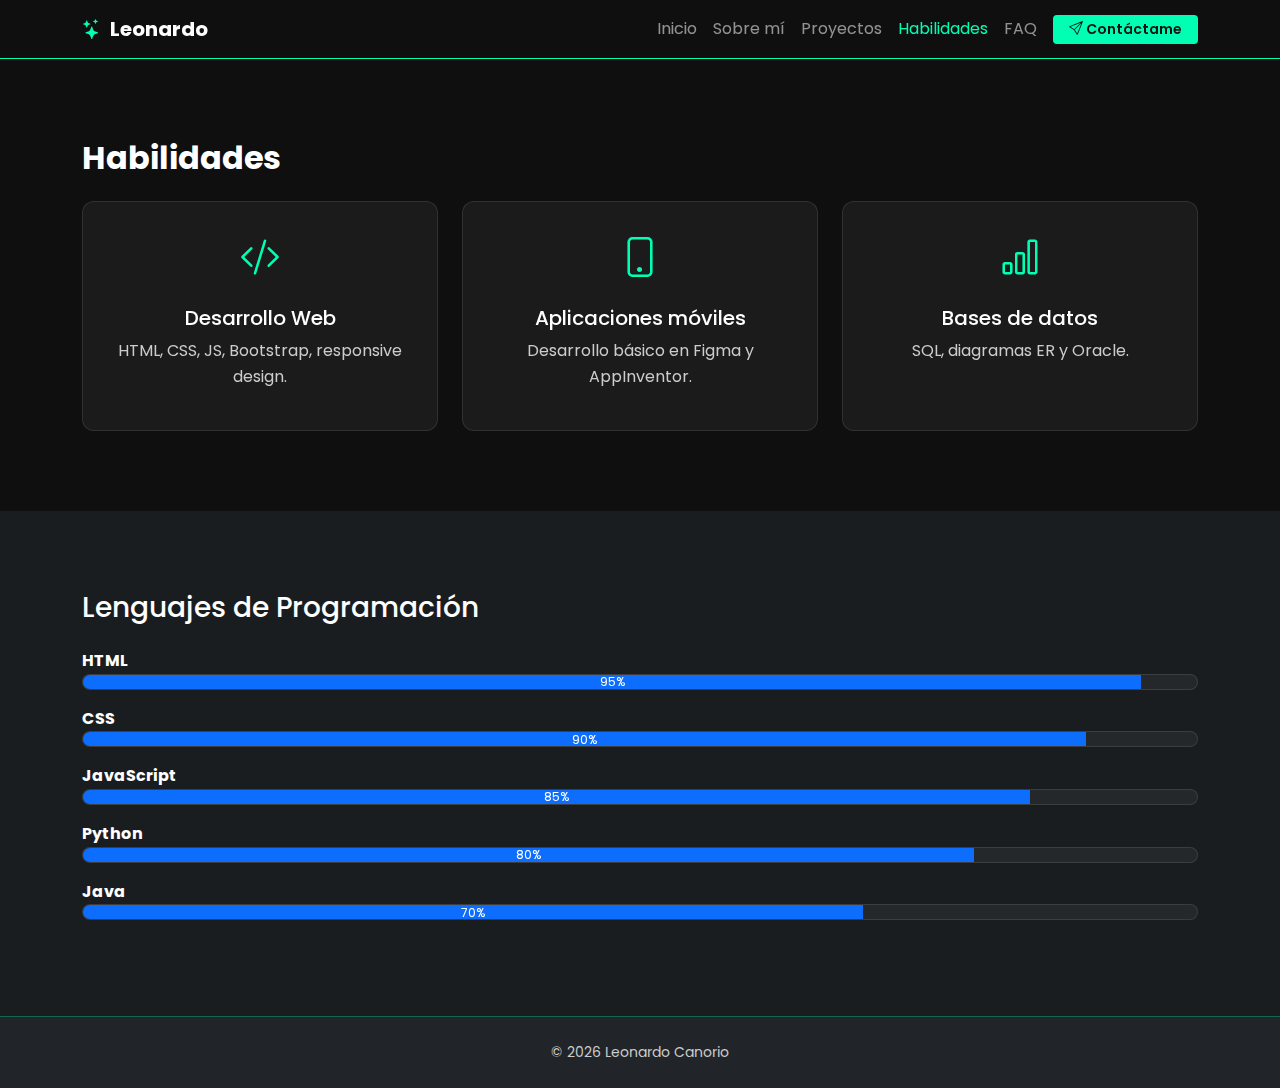
<file: html/habilidades.html>
<!DOCTYPE html>
<html lang="es" data-bs-theme="dark">
<head>
  <meta charset="UTF-8">
  <meta name="viewport" content="width=device-width, initial-scale=1">
  <title>Habilidades • Portafolio Leonardo</title>
  <link href="https://cdn.jsdelivr.net/npm/bootstrap@5.3.3/dist/css/bootstrap.min.css" rel="stylesheet">
  <link href="https://cdn.jsdelivr.net/npm/bootstrap-icons@1.11.3/font/bootstrap-icons.css" rel="stylesheet">
  <link rel="stylesheet" href="../css/estilos.css">
</head>
<body>

  <!-- NAV -->
  <nav id="navbarMain" class="navbar navbar-expand-lg navbar-dark bg-body sticky-top border-bottom border-em">
    <div class="container">
      <a class="navbar-brand fw-bold d-flex align-items-center gap-2" href="../html/index.html">
        <i class="bi bi-stars text-em"></i> Leonardo
      </a>
      <button class="navbar-toggler" type="button" data-bs-toggle="collapse" data-bs-target="#navContent">
        <span class="navbar-toggler-icon"></span>
      </button>
      <div class="collapse navbar-collapse" id="navContent">
        <ul class="navbar-nav ms-auto align-items-lg-center">
          <li class="nav-item"><a class="nav-link" href="../html/index.html">Inicio</a></li>
          <li class="nav-item"><a class="nav-link" href="../html/sobre-mi.html">Sobre mí</a></li>
          <li class="nav-item"><a class="nav-link" href="../html/proyectos.html">Proyectos</a></li>
          <li class="nav-item"><a class="nav-link active" href="../html/habilidades.html">Habilidades</a></li>
          <li class="nav-item"><a class="nav-link" href="../html/faq.html">FAQ</a></li>
          <li class="nav-item ms-lg-2">
            <a class="btn btn-em btn-sm px-3" href="../html/contacto.html">
              <i class="bi bi-send"></i> Contáctame
            </a>
          </li>
        </ul>
      </div>
    </div>
  </nav>

  <!-- SECCIÓN HABILIDADES GENERALES -->
  <section class="section-pad">
    <div class="container">
      <h2 class="mb-4">Habilidades</h2>
      <div class="row g-4">
        <div class="col-md-6 col-lg-4 reveal">
          <div class="glass p-4 text-center h-100">
            <i class="bi bi-code-slash fs-1 text-em"></i>
            <h5 class="mt-3">Desarrollo Web</h5>
            <p class="text-secondary">HTML, CSS, JS, Bootstrap, responsive design.</p>
          </div>
        </div>
        <div class="col-md-6 col-lg-4 reveal">
          <div class="glass p-4 text-center h-100">
            <i class="bi bi-phone fs-1 text-em"></i>
            <h5 class="mt-3">Aplicaciones móviles</h5>
            <p class="text-secondary">Desarrollo básico en Figma y AppInventor.</p>
          </div>
        </div>
        <div class="col-md-6 col-lg-4 reveal">
          <div class="glass p-4 text-center h-100">
            <i class="bi bi-bar-chart fs-1 text-em"></i>
            <h5 class="mt-3">Bases de datos</h5>
            <p class="text-secondary">SQL, diagramas ER y Oracle.</p>
          </div>
        </div>
      </div>
    </div>
  </section>

  <!-- SECCIÓN LENGUAJES -->
  <section class="section-pad bg-dark-subtle">
    <div class="container">
      <h3 class="mb-4">Lenguajes de Programación</h3>
      <div class="mb-3">
        <label class="fw-bold">HTML</label>
        <div class="progress glass">
          <div class="progress-bar bg-em" role="progressbar" style="width: 95%;">95%</div>
        </div>
      </div>
      <div class="mb-3">
        <label class="fw-bold">CSS</label>
        <div class="progress glass">
          <div class="progress-bar bg-em" role="progressbar" style="width: 90%;">90%</div>
        </div>
      </div>
      <div class="mb-3">
        <label class="fw-bold">JavaScript</label>
        <div class="progress glass">
          <div class="progress-bar bg-em" role="progressbar" style="width: 85%;">85%</div>
        </div>
      </div>
      <div class="mb-3">
        <label class="fw-bold">Python</label>
        <div class="progress glass">
          <div class="progress-bar bg-em" role="progressbar" style="width: 80%;">80%</div>
        </div>
      </div>
      <div class="mb-3">
        <label class="fw-bold">Java</label>
        <div class="progress glass">
          <div class="progress-bar bg-em" role="progressbar" style="width: 70%;">70%</div>
        </div>
      </div>
    </div>
  </section>

  <!-- Footer -->
  <footer class="py-4 border-top border-em-subtle bg-body">
    <div class="container text-center small text-secondary">
      © <span id="year"></span> Leonardo Canorio
    </div>
  </footer>

  <script src="https://cdn.jsdelivr.net/npm/bootstrap@5.3.3/dist/js/bootstrap.bundle.min.js"></script>
  <script src="../js/script.js"></script>
</body>
</html>
</file>
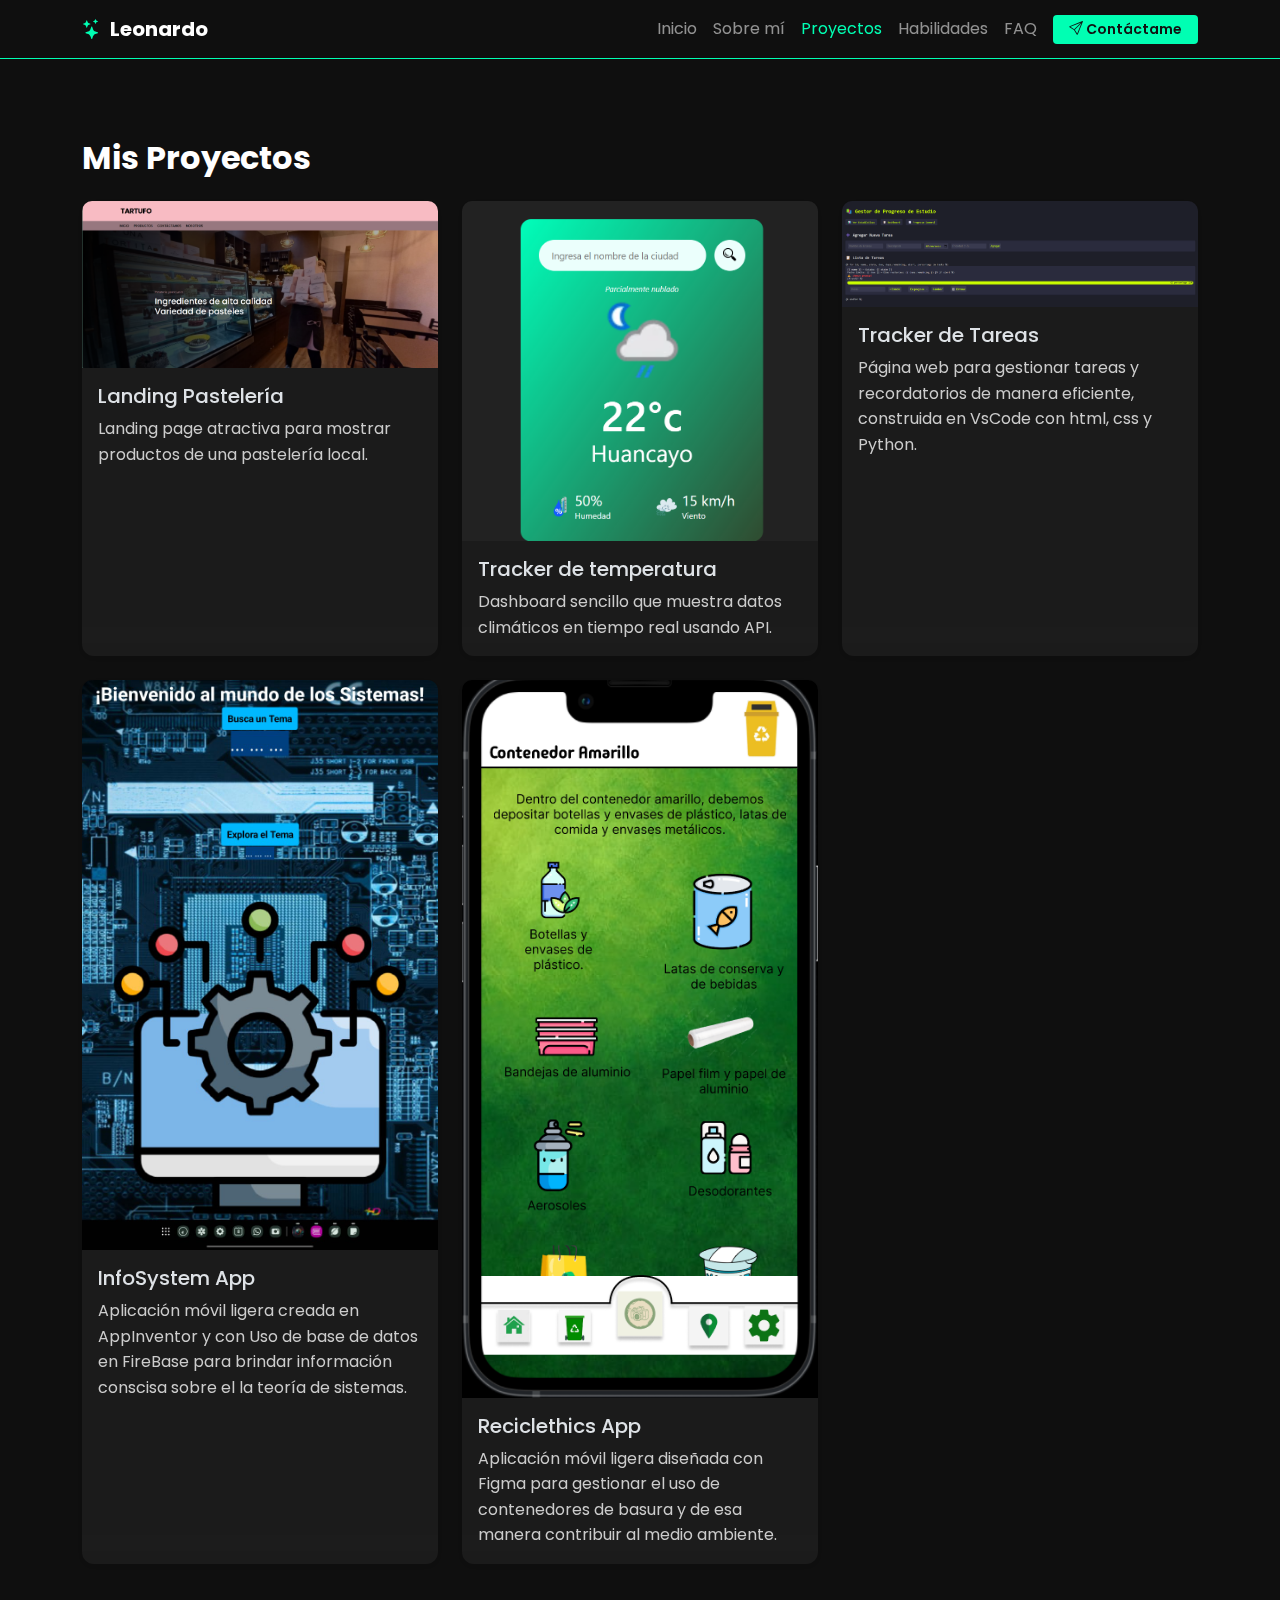
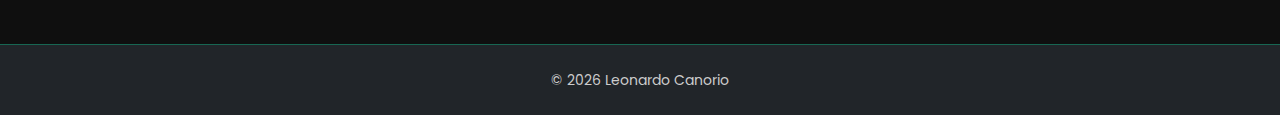
<file: html/proyectos.html>
<!DOCTYPE html>
<html lang="es" data-bs-theme="dark">
<head>
  <meta charset="UTF-8">
  <meta name="viewport" content="width=device-width, initial-scale=1">
  <title>Proyectos • Portafolio Leonardo</title>
  <link href="https://cdn.jsdelivr.net/npm/bootstrap@5.3.3/dist/css/bootstrap.min.css" rel="stylesheet">
  <link href="https://cdn.jsdelivr.net/npm/bootstrap-icons@1.11.3/font/bootstrap-icons.css" rel="stylesheet">
  <link rel="stylesheet" href="../css/estilos.css">
</head>
<body>

  <!-- NAV -->
  <nav id="navbarMain" class="navbar navbar-expand-lg navbar-dark bg-body sticky-top border-bottom border-em">
    <div class="container">
      <a class="navbar-brand fw-bold d-flex align-items-center gap-2" href="../html/index.html">
        <i class="bi bi-stars text-em"></i> Leonardo
      </a>
      <button class="navbar-toggler" type="button" data-bs-toggle="collapse" data-bs-target="#navContent">
        <span class="navbar-toggler-icon"></span>
      </button>
      <div class="collapse navbar-collapse" id="navContent">
        <ul class="navbar-nav ms-auto align-items-lg-center">
          <li class="nav-item"><a class="nav-link" href="../html/index.html">Inicio</a></li>
          <li class="nav-item"><a class="nav-link" href="../html/sobre-mi.html">Sobre mí</a></li>
          <li class="nav-item"><a class="nav-link active" href="../html/proyectos.html">Proyectos</a></li>
          <li class="nav-item"><a class="nav-link" href="../html/habilidades.html">Habilidades</a></li>
          <li class="nav-item"><a class="nav-link" href="../html/faq.html">FAQ</a></li>
          <li class="nav-item ms-lg-2">
            <a class="btn btn-em btn-sm px-3" href="../html/contacto.html">
              <i class="bi bi-send"></i> Contáctame
            </a>
          </li>
        </ul>
      </div>
    </div>
  </nav>

  <!-- SECCIÓN -->
  <section class="section-pad">
    <div class="container">
      <h2 class="mb-4">Mis Proyectos</h2>
      <div class="row g-4">
        <!-- Proyecto -->
        <div class="col-md-6 col-lg-4 reveal">
          <div class="card glass h-100 border-0 shadow-sm">
            <img src="../img/tartufo.png" class="card-img-top" alt="Pastelería">
            <div class="card-body">
              <h5 class="card-title">Landing Pastelería</h5>
              <p class="card-text text-secondary">Landing page atractiva para mostrar productos de una pastelería local.</p>
            </div>
          </div>
        </div>
        <!-- Proyecto -->
        <div class="col-md-6 col-lg-4 reveal">
          <div class="card glass h-100 border-0 shadow-sm">
            <img src="../img/TempTracker.png" class="card-img-top" alt="Tracker de temperatura">
            <div class="card-body">
              <h5 class="card-title">Tracker de temperatura</h5>
              <p class="card-text text-secondary">Dashboard sencillo que muestra datos climáticos en tiempo real usando API.</p>
            </div>
          </div>
        </div>
        <!-- Proyecto -->
        <div class="col-md-6 col-lg-4 reveal">
          <div class="card glass h-100 border-0 shadow-sm">
            <img src="../img/Tracker de Tareas.png" class="card-img-top" alt="Tracker de tareas">
            <div class="card-body">
              <h5 class="card-title">Tracker de Tareas</h5>
              <p class="card-text text-secondary">Página web para gestionar tareas y recordatorios de manera eficiente, construida en VsCode con html, css y Python.</p>
            </div>
          </div>
        </div>
        <div class="col-md-6 col-lg-4 reveal">
          <div class="card glass h-100 border-0 shadow-sm">
            <img src="../img/InfoSystem.jpg" class="card-img-top" alt="InfoSystem App">
            <div class="card-body">
              <h5 class="card-title">InfoSystem App</h5>
              <p class="card-text text-secondary">Aplicación móvil ligera creada en AppInventor y con Uso de base de datos en FireBase para brindar información conscisa sobre el la teoría de sistemas.</p>
            </div>
          </div>
        </div>
        <div class="col-md-6 col-lg-4 reveal">
          <div class="card glass h-100 border-0 shadow-sm">
            <img src="../img/Reciclethics.png" class="card-img-top" alt="App móvil">
            <div class="card-body">
              <h5 class="card-title">Reciclethics App</h5>
              <p class="card-text text-secondary">Aplicación móvil ligera diseñada con Figma para gestionar el uso de contenedores de basura y de esa manera contribuir al medio ambiente.</p>
            </div>
          </div>
        </div>
      </div>
    </div>
  </section>

  <!-- Footer -->
  <footer class="py-4 border-top border-em-subtle bg-body">
    <div class="container text-center small text-secondary">
      © <span id="year"></span> Leonardo Canorio
    </div>
  </footer>

  <script src="https://cdn.jsdelivr.net/npm/bootstrap@5.3.3/dist/js/bootstrap.bundle.min.js"></script>
  <script src="../js/script.js"></script>
</body>
</html>
</file>
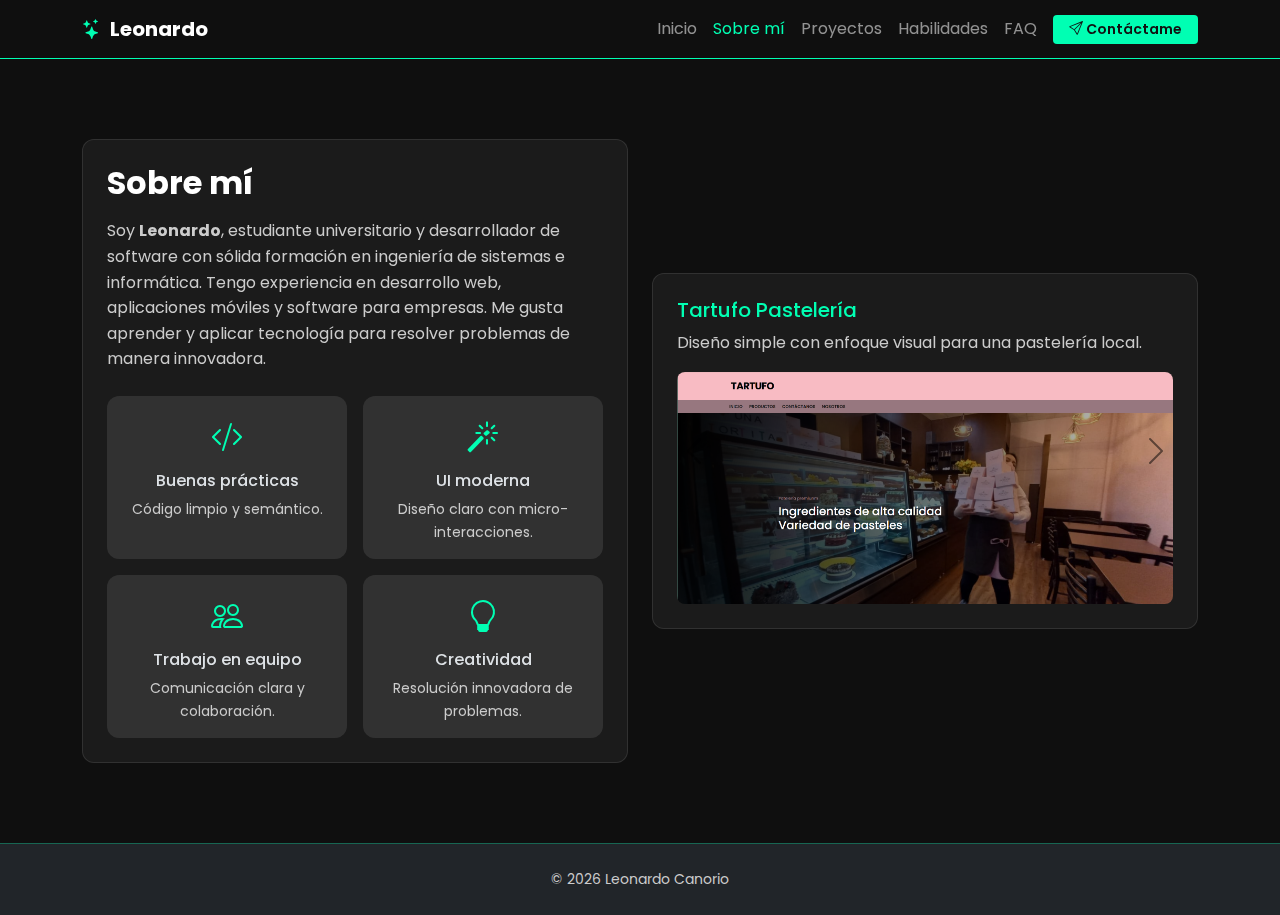
<file: html/sobre-mi.html>
<!DOCTYPE html>
<html lang="es" data-bs-theme="dark">
<head>
  <meta charset="UTF-8">
  <meta name="viewport" content="width=device-width, initial-scale=1">
  <title>Sobre mí • Portafolio Leonardo</title>
  <link href="https://cdn.jsdelivr.net/npm/bootstrap@5.3.3/dist/css/bootstrap.min.css" rel="stylesheet">
  <link href="https://cdn.jsdelivr.net/npm/bootstrap-icons@1.11.3/font/bootstrap-icons.css" rel="stylesheet">
  <link rel="stylesheet" href="../css/estilos.css">
</head>
<body>

  <!-- NAV -->
  <nav id="navbarMain" class="navbar navbar-expand-lg navbar-dark bg-body sticky-top border-bottom border-em">
    <div class="container">
      <a class="navbar-brand fw-bold d-flex align-items-center gap-2" href="../html/index.html">
        <i class="bi bi-stars text-em"></i> Leonardo
      </a>
      <button class="navbar-toggler" type="button" data-bs-toggle="collapse" data-bs-target="#navContent">
        <span class="navbar-toggler-icon"></span>
      </button>
      <div class="collapse navbar-collapse" id="navContent">
        <ul class="navbar-nav ms-auto align-items-lg-center">
          <li class="nav-item"><a class="nav-link" href="../html/index.html">Inicio</a></li>
          <li class="nav-item"><a class="nav-link active" href="../html/sobre-mi.html">Sobre mí</a></li>
          <li class="nav-item"><a class="nav-link" href="../html/proyectos.html">Proyectos</a></li>
          <li class="nav-item"><a class="nav-link" href="../html/habilidades.html">Habilidades</a></li>
          <li class="nav-item"><a class="nav-link" href="../html/faq.html">FAQ</a></li>
          <li class="nav-item ms-lg-2">
            <a class="btn btn-em btn-sm px-3" href="../html/contacto.html">
              <i class="bi bi-send"></i> Contáctame
            </a>
          </li>
        </ul>
      </div>
    </div>
  </nav>

  <!-- SECCIÓN -->
  <section class="section-pad">
    <div class="container">
      <div class="row g-4 align-items-center">
        <!-- Columna texto + tarjetas -->
        <div class="col-lg-6">
          <div class="glass p-4 h-100 reveal">
            <h2 class="mb-3">Sobre mí</h2>
            <p class="text-secondary mb-4">
              Soy <strong>Leonardo</strong>, estudiante universitario y desarrollador de software con sólida formación en ingeniería de sistemas e informática.  
              Tengo experiencia en desarrollo web, aplicaciones móviles y software para empresas.  
              Me gusta aprender y aplicar tecnología para resolver problemas de manera innovadora.
            </p>

            <!-- Tarjetas con iconos -->
            <div class="row g-3">
              <div class="col-md-6">
                <div class="card glass h-100 text-center p-3 border-0">
                  <i class="bi bi-code-slash fs-2 text-em"></i>
                  <h6 class="mt-2">Buenas prácticas</h6>
                  <p class="text-secondary small mb-0">Código limpio y semántico.</p>
                </div>
              </div>
              <div class="col-md-6">
                <div class="card glass h-100 text-center p-3 border-0">
                  <i class="bi bi-magic fs-2 text-em"></i>
                  <h6 class="mt-2">UI moderna</h6>
                  <p class="text-secondary small mb-0">Diseño claro con micro-interacciones.</p>
                </div>
              </div>
              <div class="col-md-6">
                <div class="card glass h-100 text-center p-3 border-0">
                  <i class="bi bi-people fs-2 text-em"></i>
                  <h6 class="mt-2">Trabajo en equipo</h6>
                  <p class="text-secondary small mb-0">Comunicación clara y colaboración.</p>
                </div>
              </div>
              <div class="col-md-6">
                <div class="card glass h-100 text-center p-3 border-0">
                  <i class="bi bi-lightbulb fs-2 text-em"></i>
                  <h6 class="mt-2">Creatividad</h6>
                  <p class="text-secondary small mb-0">Resolución innovadora de problemas.</p>
                </div>
              </div>
            </div>
          </div>
        </div>

        <!-- Columna carrusel -->
        <div class="col-lg-6">
          <div id="aboutCarousel" class="carousel slide glass reveal" data-bs-ride="carousel">
            <div class="carousel-inner">
              <div class="carousel-item active p-4">
                <h5 class="text-em">Tartufo Pastelería</h5>
                <p class="text-secondary">Diseño simple con enfoque visual para una pastelería local.</p>
                <img src="../img/tartufo.png" class="d-block w-100 rounded-3 mt-3" alt="Pastelería">
              </div>
              <div class="carousel-item p-4">
                <h5 class="text-em">Tracker de temperatura</h5>
                <p class="text-secondary">Aplicación web que muestra datos de temperatura en tiempo real usando una API.</p>
                <img src="../img/TempTracker.png" class="d-block w-100 rounded-3 mt-3" alt="Tracker de temperatura">
              </div>
              <div class="carousel-item p-4">
                <h5 class="text-em">Reciclhetics App</h5>
                <p class="text-secondary">App móvil para gestionar el reciclaje y contribuir al medio ambiente.</p>
                <img src="../img/Reciclethics.png" class="d-block w-100 rounded-3 mt-3" alt="App móvil-Figma">
              </div>
              <div class="carousel-item p-4">
                <h5 class="text-em">InfoSystem App</h5>
                <p class="text-secondary">Aplicación ligera para brindar información sobre teoría de sistemas.</p>
                <img src="../img/InfoSystem.jpg" class="d-block w-100 rounded-3 mt-3" alt="App móvil">
              </div>
              <div class="carousel-item p-4">
                <h5 class="text-em">Tracker de tareas</h5>
                <p class="text-secondary">Página web para gestionar tareas y recordatorios.</p>
                <img src="../img/Tracker de Tareas.png" class="d-block w-100 rounded-3 mt-3" alt="Tracker de tareas">
              </div>
            </div>
            <button class="carousel-control-prev" type="button" data-bs-target="#aboutCarousel" data-bs-slide="prev">
              <span class="carousel-control-prev-icon"></span>
            </button>
            <button class="carousel-control-next" type="button" data-bs-target="#aboutCarousel" data-bs-slide="next">
              <span class="carousel-control-next-icon"></span>
            </button>
          </div>
        </div>
      </div>
    </div>
  </section>

  <!-- Footer -->
  <footer class="py-4 border-top border-em-subtle bg-body">
    <div class="container text-center small text-secondary">
      © <span id="year"></span> Leonardo Canorio
    </div>
  </footer>

  <script src="https://cdn.jsdelivr.net/npm/bootstrap@5.3.3/dist/js/bootstrap.bundle.min.js"></script>
  <script src="../js/script.js"></script>
</body>
</html>
</file>
<file: estilos.css>
@import url('https://fonts.googleapis.com/css2?family=Poppins:wght@300;500;700&display=swap');

* {
  margin: 0;
  padding: 0;
  box-sizing: border-box;
}

body {
  font-family: 'Poppins', sans-serif;
  background: #0f0f0f;
  color: #fff;
  line-height: 1.6;
  scroll-behavior: smooth;
}

/* Header */
header {
  background: #111;
  position: sticky;
  top: 0;
  z-index: 1000;
  padding: 1rem 3rem;
}

nav {
  display: flex;
  justify-content: space-between;
  align-items: center;
}

nav .logo {
  font-weight: 700;
  font-size: 1.3rem;
  color: #00ffb3;
}

nav ul {
  list-style: none;
  display: flex;
  gap: 1.5rem;
}

nav a {
  text-decoration: none;
  color: #fff;
  transition: 0.3s;
}

nav a:hover {
  color: #00ffb3;
}

.btn-nav {
  padding: 0.5rem 1rem;
  border: 1px solid #00ffb3;
  border-radius: 5px;
  transition: 0.3s;
}

.btn-nav:hover {
  background: #00ffb3;
  color: #111;
}

/* Hero */
.hero {
  display: flex;
  align-items: center;
  justify-content: space-between;
  padding: 4rem 3rem;
  min-height: 80vh;
}

.hero-texto {
  max-width: 50%;
}

.hero-texto h2 {
  font-size: 2.5rem;
  margin-bottom: 1rem;
}

.hero-texto .resaltado {
  color: #00ffb3;
}

.hero-texto p {
  margin-bottom: 2rem;
  color: #ccc;
}

.btn-principal {
  background: #00ffb3;
  padding: 0.8rem 1.5rem;
  border-radius: 5px;
  color: #111;
  font-weight: 600;
  text-decoration: none;
  transition: 0.3s;
}

.btn-principal:hover {
  background: #00d194;
}

.hero-foto img {
  width: 250px;
  height: 250px;
  object-fit: cover;
  border-radius: 50%;
  border: 4px solid #00ffb3;
}

/* Secciones */
section {
  padding: 4rem 3rem;
}

h2 {
  margin-bottom: 1.5rem;
  font-size: 2rem;
}

/* Sobre mí */
.sobre-contenido {
  max-width: 800px;
  color: #bbb;
}

/* Proyectos */
.grid-proyectos {
  display: grid;
  grid-template-columns: repeat(auto-fit, minmax(280px, 1fr));
  gap: 2rem;
}

.card {
  background: #1a1a1a;
  padding: 1rem;
  border-radius: 10px;
  transition: transform 0.3s;
}

.card:hover {
  transform: translateY(-5px);
}

.card img {
  width: 100%;
  border-radius: 10px;
  margin-bottom: 1rem;
}

.card h3 {
  margin-bottom: 0.5rem;
}

.card p {
  color: #aaa;
  font-size: 0.9rem;
}

.card .links a {
  margin-right: 1rem;
  color: #00ffb3;
  text-decoration: none;
}

.card .links a:hover {
  text-decoration: underline;
}

/* Habilidades */
.lista-habilidades {
  list-style: none;
  display: grid;
  gap: 0.8rem;
}

.lista-habilidades li {
  position: relative;
  padding-left: 1.5rem;
  color: #bbb;
}

.lista-habilidades li::before {
  content: "✔";
  position: absolute;
  left: 0;
  color: #00ffb3;
}

/* Contacto */
form {
  display: flex;
  flex-direction: column;
  gap: 1rem;
  max-width: 500px;
}

input, textarea {
  padding: 0.8rem;
  border: none;
  border-radius: 5px;
  outline: none;
  background: #1a1a1a;
  color: #fff;
}

textarea {
  resize: none;
  min-height: 120px;
}

button {
  background: #00ffb3;
  padding: 0.8rem;
  border: none;
  border-radius: 5px;
  font-weight: 600;
  cursor: pointer;
  transition: 0.3s;
}

button:hover {
  background: #00d194;
}

/* Footer */
footer {
  text-align: center;
  padding: 1.5rem;
  background: #111;
  color: #888;
  margin-top: 2rem;
}
</file>
<file: css/estilos.css>
/* Fuente */
@import url('https://fonts.googleapis.com/css2?family=Poppins:wght@300;500;700&display=swap');

:root {
  --em: #00ffb3;
  --em-dark: #00d194;
  --bg: #0f0f0f;
  --text-light: #ccc;
}

* {
  margin: 0;
  padding: 0;
  box-sizing: border-box;
}

body {
  font-family: 'Poppins', sans-serif;
  background: var(--bg);
  color: #fff;
  line-height: 1.6;
  scroll-behavior: smooth;
}

/* ================= NAV ================= */
.navbar {
  backdrop-filter: blur(12px);
  background: rgba(15, 15, 15, 0.9) !important;
}

.navbar .nav-link {
  transition: 0.3s;
}

.navbar .nav-link:hover,
.navbar .nav-link.active {
  color: var(--em) !important;
}

.btn-em {
  background: var(--em);
  border: none;
  color: #111;
  font-weight: 600;
  transition: 0.3s;
}

.btn-em:hover {
  background: var(--em-dark);
  color: #111;
}

.text-em {
  color: var(--em) !important;
}

.border-em {
  border-color: var(--em) !important;
}

.border-em-subtle {
  border-color: rgba(0, 255, 179, 0.3) !important;
}

/* ================= SECCIONES ================= */
.section-pad {
  padding: 5rem 1rem;
}

h2 {
  font-size: 2rem;
  margin-bottom: 2rem;
  font-weight: 700;
  color: #fff;
}

.text-secondary {
  color: var(--text-light) !important;
}

/* ================= GLASS CARDS ================= */
.glass {
  background: rgba(255, 255, 255, 0.05);
  border-radius: 12px;
  backdrop-filter: blur(12px);
  border: 1px solid rgba(255, 255, 255, 0.1);
  transition: transform 0.3s ease, box-shadow 0.3s ease;
}

.glass:hover {
  transform: translateY(-4px);
  box-shadow: 0 6px 16px rgba(0, 255, 179, 0.2);
}

/* ================= HERO ================= */
.hero {
  min-height: 90vh;
}

.hero img {
  border: 4px solid var(--em);
  border-radius: 50%;
  width: 260px;
  height: 260px;
  object-fit: cover;
  box-shadow: 0 0 20px rgba(0, 255, 179, 0.3);
}

/* ================= PROYECTOS ================= */
.card img {
  border-radius: 10px 10px 0 0;
  object-fit: cover;
}

/* ================= HABILIDADES ================= */
.glass i {
  color: var(--em);
}

/* ================= FAQ ================= */
.accordion-button {
  background: rgba(255, 255, 255, 0.05);
  color: #fff;
}

.accordion-button:not(.collapsed) {
  background: rgba(0, 255, 179, 0.1);
  color: var(--em);
}

.accordion-body {
  background: rgba(255, 255, 255, 0.02);
}

/* ================= CONTACTO ================= */
form input, form textarea {
  background: rgba(255, 255, 255, 0.05) !important;
  border: none !important;
  color: #fff !important;
}

form input:focus, form textarea:focus {
  outline: none !important;
  box-shadow: 0 0 6px var(--em);
  border: 1px solid var(--em-dark) !important;
}

/* ================= FOOTER ================= */
footer {
  background: #111 !important;
  color: #888;
}

/* ================= SCROLL & ANIMACIONES ================= */
.reveal {
  opacity: 0;
  transform: translateY(30px);
  transition: all 0.8s ease;
}

.reveal.active {
  opacity: 1;
  transform: translateY(0);
}

/* Botón scroll-up */
#btnTop {
  position: fixed;
  bottom: 25px;
  right: 25px;
  background: var(--em);
  border: none;
  border-radius: 50%;
  width: 46px;
  height: 46px;
  display: flex;
  align-items: center;
  justify-content: center;
  color: #111;
  font-size: 1.3rem;
  cursor: pointer;
  transition: 0.3s;
  opacity: 0;
  visibility: hidden;
}

#btnTop.show {
  opacity: 1;
  visibility: visible;
}
</file>
